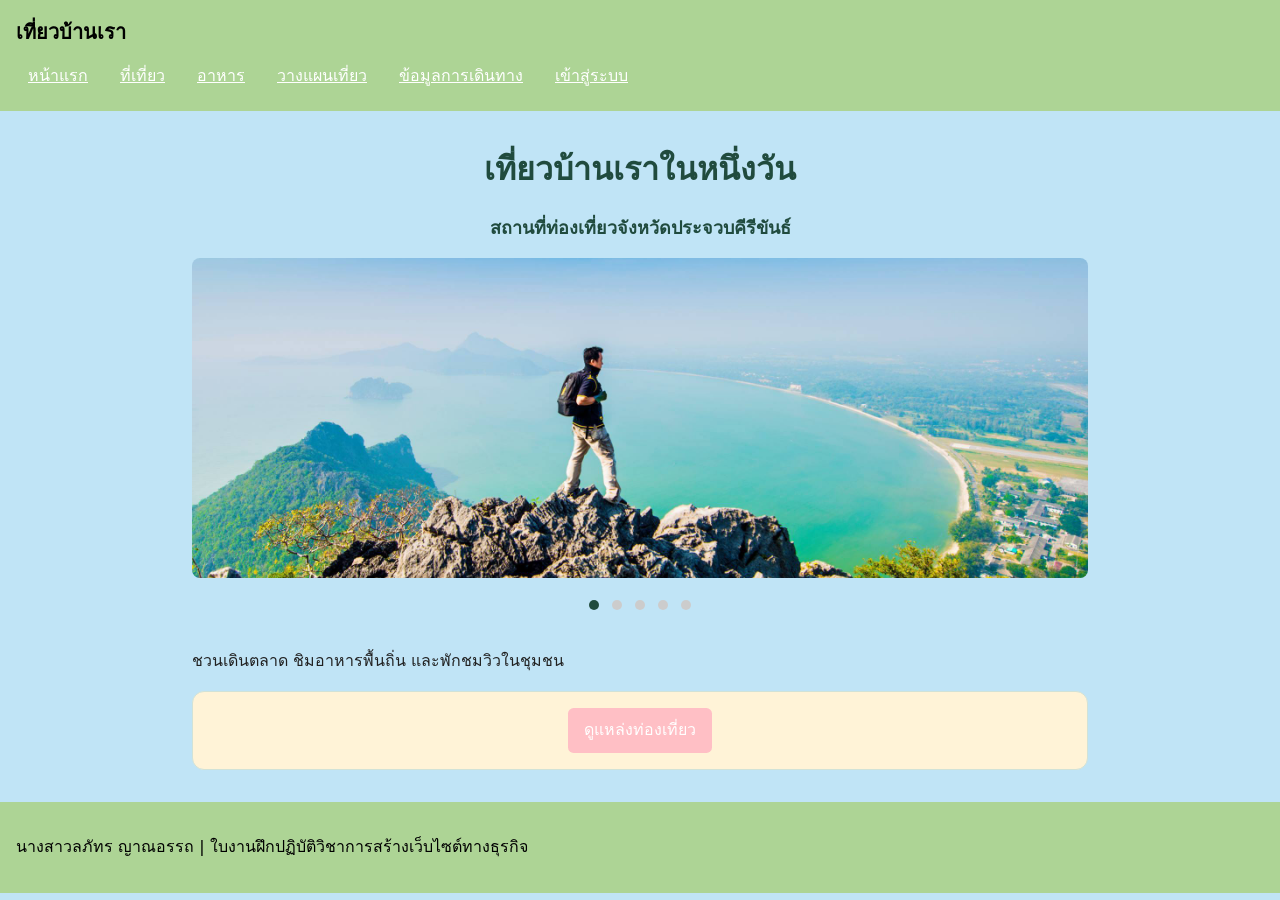
<file: index.html>
<!DOCTYPE html>
<html lang="th">
<head>
<meta charset="utf-8">
<meta name="viewport" content="width=device-width, initial-scale=1">
<title>หน้าแรก | เที่ยวบ้านเรา</title>
<link rel="stylesheet" href="style.css">
</head>

<body>

<header>
    <p class="site-name">เที่ยวบ้านเรา</p>

    <nav aria-label="เมนูหลัก">
        <ul>
            <li><a href="index.html">หน้าแรก</a></li>
            <li><a href="places.html">ที่เที่ยว</a></li>
            <li><a href="food.html">อาหาร</a></li>
            <li><a href="plan.html">วางแผนเที่ยว</a></li>
            <li><a href="travel.html">ข้อมูลการเดินทาง</a></li>
            <li><a href="login.html">เข้าสู่ระบบ</a></li>
        </ul>
    </nav>
</header>

<main class="home-page">

    <h1>เที่ยวบ้านเราในหนึ่งวัน</h1>

    <h3 class="home-subtitle">
        สถานที่ท่องเที่ยวจังหวัดประจวบคีรีขันธ์
    </h3>

    <!-- สไลด์ภาพสถานที่ท่องเที่ยว -->
    <section class="slider">

        <div class="slides">
            <img src="images/KLM.jpg" alt="เขาล้อมหมวก">
            <img src="images/aomanow.jpg" alt="อ่าวมะนาว">
            <img src="images/lukmuang.jpg" alt="หลักเมือง">
            <img src="images/sapanpla.jpg" alt="สะพานปลา">
            <img src="images/Kaow.jpg" alt="เขาช่องกระจก">
        </div>


    </section>

    <!-- จุดแสดงตำแหน่งภาพ -->
    <div class="dots">
        <span onclick="currentSlide(0)"></span>
        <span onclick="currentSlide(1)"></span>
        <span onclick="currentSlide(2)"></span>
        <span onclick="currentSlide(3)"></span>
        <span onclick="currentSlide(4)"></span>
    </div>

    <p>
        ชวนเดินตลาด ชิมอาหารพื้นถิ่น และพักชมวิวในชุมชน
    </p>

    <section class="card">
        <a class="button" href="places.html">ดูแหล่งท่องเที่ยว</a>
    </section>

</main>

<footer>
    <p>นางสาวลภัทร ญาณอรรถ | ใบงานฝึกปฏิบัติวิชาการสร้างเว็บไซต์ทางธุรกิจ</p>
</footer>

<!-- JavaScript ระบบเลื่อนภาพ -->
<script>

let slideIndex = 0;

const slides = document.querySelector(".slides");
const images = document.querySelectorAll(".slides img");
const dots = document.querySelectorAll(".dots span");

const totalSlides = images.length;

// แสดงภาพ
function showSlide(index) {

    if (index >= totalSlides) {
        slideIndex = 0;
    } else if (index < 0) {
        slideIndex = totalSlides - 1;
    } else {
        slideIndex = index;
    }

    slides.style.transform =
        `translateX(-${slideIndex * 100}%)`;

    dots.forEach(dot => dot.classList.remove("active"));

    dots[slideIndex].classList.add("active");
}

// ปุ่มก่อนหน้าและถัดไป
function changeSlide(step) {
    showSlide(slideIndex + step);
}

// เลือกภาพจากจุด
function currentSlide(index) {
    showSlide(index);
}

// เลื่อนภาพอัตโนมัติทุก 3 วินาที
setInterval(function() {
    changeSlide(1);
}, 3000);

// เริ่มต้นภาพแรก
showSlide(0);

</script>

</body>
</html>
</file>
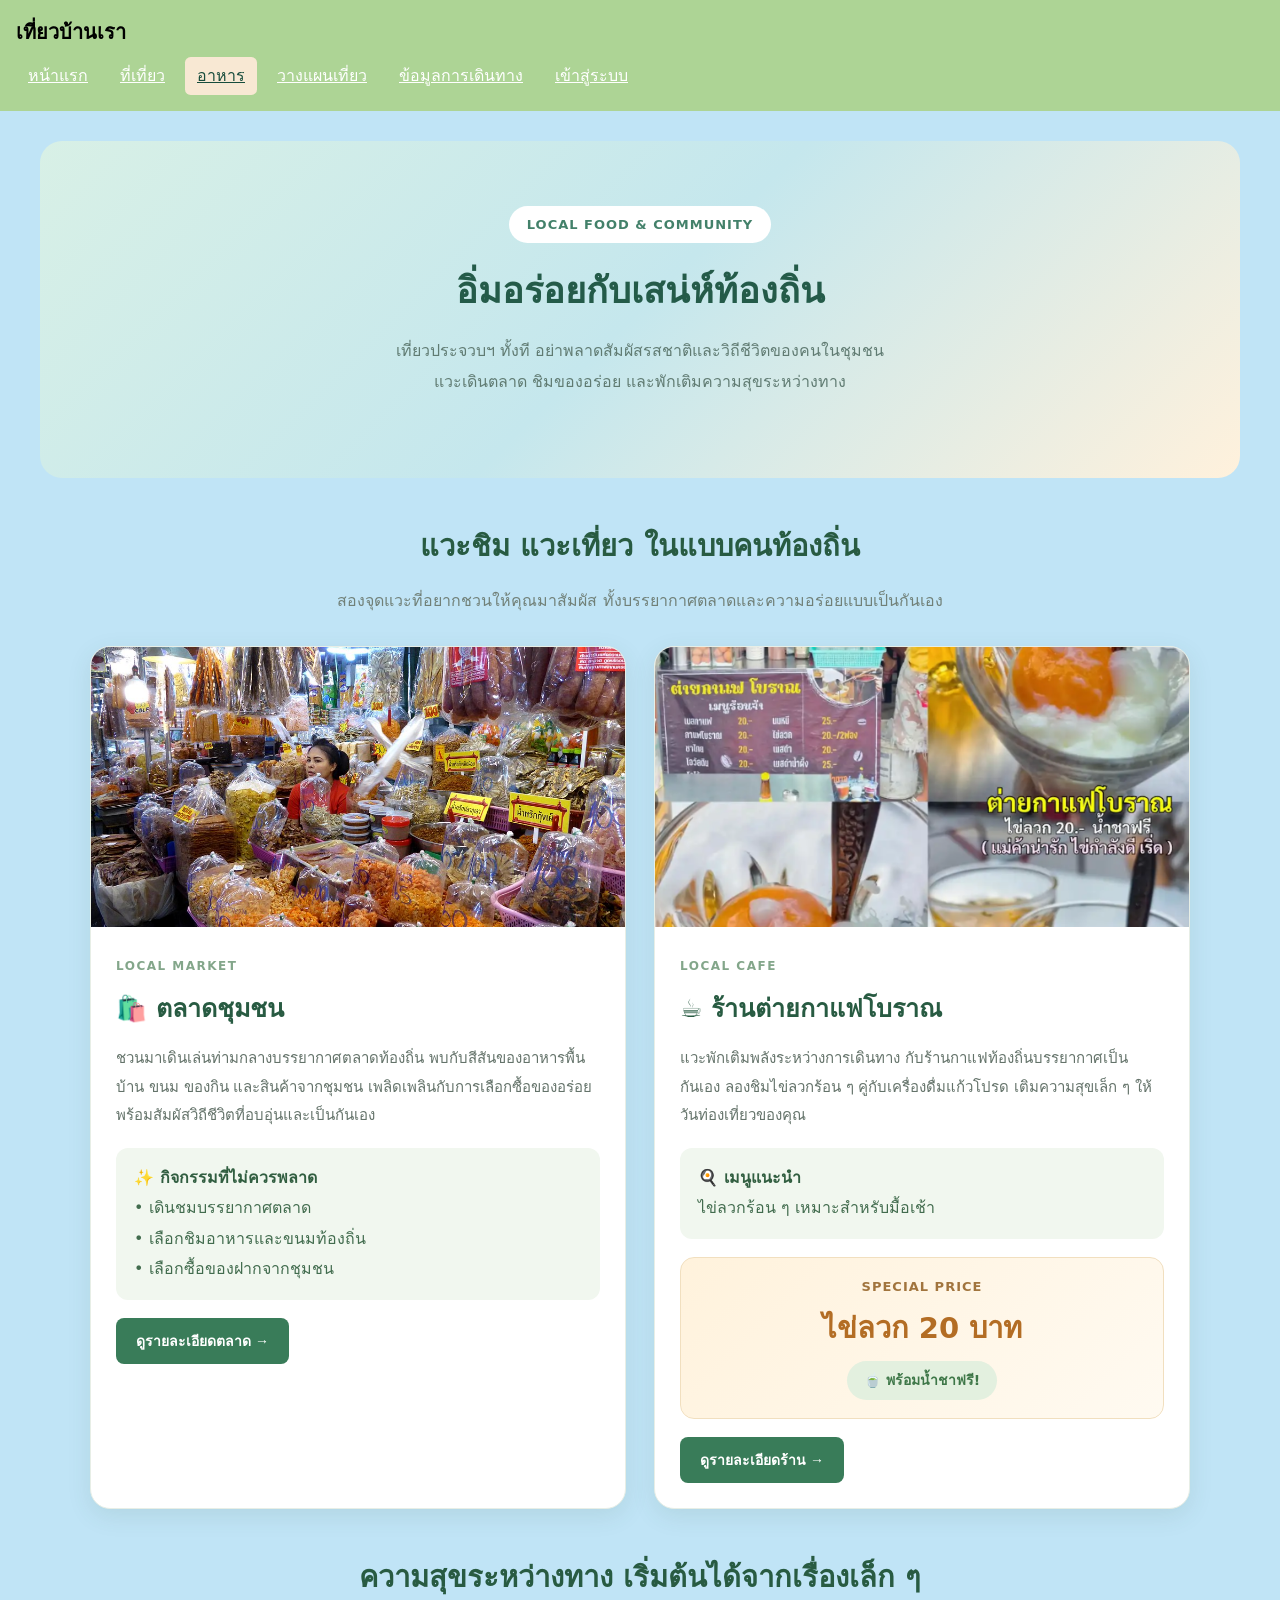
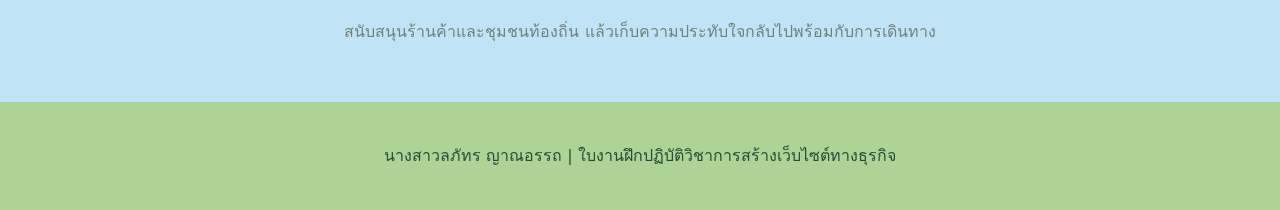
<file: food.html>
<!DOCTYPE html>
<html lang="th">
<head>
<meta charset="UTF-8">
<meta name="viewport" content="width=device-width, initial-scale=1.0">

<title>อาหารและวิถีชุมชน | เที่ยวบ้านเรา</title>

<link rel="stylesheet" href="style.css">

<style>

/* HERO */

.food-hero {
    max-width: 1200px;
    margin: 30px auto;
    padding: 65px 20px;
    text-align: center;
    border-radius: 22px;
    background: linear-gradient(135deg, #d8f0e6, #c5e7ed, #fff1dc);
}

.food-hero span {
    display: inline-block;
    background: white;
    color: #43816a;
    padding: 8px 18px;
    border-radius: 30px;
    font-size: 13px;
    font-weight: bold;
    letter-spacing: 1px;
}

.food-hero h1 {
    color: #245b49;
    font-size: 36px;
    margin: 18px 0 12px;
}

.food-hero p {
    color: #607b72;
    line-height: 1.9;
}

/* MAIN */

.food-container {
    width: min(94%, 1100px);
    margin: auto;
}

.section-title {
    text-align: center;
    margin: 45px 0 30px;
}

.section-title h2 {
    color: #285b42;
    font-size: 29px;
    margin-bottom: 10px;
}

.section-title p {
    color: #718078;
    line-height: 1.8;
}

/* CARDS */

.food-grid {
    display: grid;
    grid-template-columns: repeat(2, minmax(0, 1fr));
    gap: 28px;
}

.food-card {
    background: white;
    border-radius: 20px;
    overflow: hidden;
    box-shadow: 0 7px 25px rgba(47,85,58,.10);
    border: 1px solid #e7eee6;
    transition: .3s;
}

.food-card:hover {
    transform: translateY(-6px);
    box-shadow: 0 13px 30px rgba(47,85,58,.16);
}

.food-card img {
    width: 100%;
    height: 280px;
    object-fit: cover;
    border-radius: 0;
}

.food-content {
    padding: 25px;
}

.food-label {
    color: #83a68a;
    font-size: 12px;
    font-weight: bold;
    letter-spacing: 1.5px;
}

.food-content h3 {
    color: #285b42;
    font-size: 25px;
    margin: 10px 0;
}

.food-content p {
    color: #64736a;
    font-size: 15px;
    line-height: 1.9;
}

.food-highlight {
    background: #f1f7ef;
    padding: 15px 18px;
    border-radius: 12px;
    margin: 18px 0;
    line-height: 1.9;
    color: #426c4e;
}

.food-highlight strong {
    color: #315e40;
}

.food-button {
    display: inline-block;
    padding: 12px 20px;
    background: #397c59;
    color: white;
    border: none;
    border-radius: 8px;
    font-size: 14px;
    font-weight: bold;
    cursor: pointer;
    transition: .2s;
}

.food-button:hover {
    background: #245b42;
}

/* CAFE PROMOTION */

.cafe-promo {
    background: linear-gradient(135deg, #fff2dc, #fffaf1);
    border: 1px solid #f1dfbf;
    border-radius: 14px;
    padding: 18px;
    margin: 18px 0;
    text-align: center;
}

.cafe-promo .promo-label {
    color: #a1743d;
    font-size: 13px;
    font-weight: bold;
    letter-spacing: 1px;
}

.cafe-promo .price {
    color: #b36d24;
    font-size: 29px;
    font-weight: bold;
    margin: 8px 0;
}

.free-tea {
    display: inline-block;
    background: #e3f0df;
    color: #3e7748;
    padding: 8px 17px;
    border-radius: 30px;
    font-weight: bold;
    font-size: 14px;
}

/* POPUP */

.popup {
    display: none;
    position: fixed;
    inset: 0;
    z-index: 9999;
    background: rgba(20, 40, 30, .65);
    backdrop-filter: blur(7px);
    justify-content: center;
    align-items: center;
    padding: 18px;
}

.popup.show {
    display: flex;
}

.popup-box {
    position: relative;
    background: white;
    width: 100%;
    max-width: 650px;
    max-height: 90vh;
    overflow-y: auto;
    border-radius: 20px;
    box-shadow: 0 15px 45px rgba(0,0,0,.25);
    animation: appear .3s ease;
}

@keyframes appear {
    from {
        opacity: 0;
        transform: translateY(20px);
    }
    to {
        opacity: 1;
        transform: translateY(0);
    }
}

.popup-box img {
    width: 100%;
    height: 300px;
    object-fit: cover;
    border-radius: 20px 20px 0 0;
}

.popup-content {
    padding: 25px 30px 30px;
}

.popup-content h2 {
    color: #285b42;
    font-size: 26px;
}

.popup-content p {
    color: #64736a;
    line-height: 1.9;
}

.popup-detail {
    background: #f1f7ef;
    border-radius: 12px;
    padding: 17px;
    margin-top: 15px;
    color: #426c4e;
    line-height: 1.9;
}

.popup-price {
    text-align: center;
    background: #fff4df;
    padding: 20px;
    margin-top: 18px;
    border-radius: 13px;
    color: #a36a2e;
}

.popup-price strong {
    font-size: 28px;
}

.close-button {
    position: absolute;
    top: 12px;
    right: 12px;
    width: 42px;
    height: 42px;
    border: none;
    border-radius: 50%;
    background: white;
    color: #285b42;
    font-size: 27px;
    cursor: pointer;
    z-index: 2;
}

.close-button:hover {
    background: #e3f0df;
}

body.popup-open {
    overflow: hidden;
}

/* FOOTER */

footer {
    margin-top: 55px;
    padding: 25px;
    text-align: center;
    background: #add495;
    color: #244c36;
}

/* RESPONSIVE */

@media(max-width: 700px) {
    .food-grid {
        grid-template-columns: 1fr;
    }

    .food-hero {
        padding: 45px 18px;
        margin: 20px 12px;
    }

    .food-hero h1 {
        font-size: 28px;
    }

    .food-card img {
        height: 230px;
    }

    .popup-box img {
        height: 220px;
    }

    .popup-content {
        padding: 20px;
    }
}
</style>
</head>

<body>

<!-- HEADER -->

<header>
    <p class="site-name">เที่ยวบ้านเรา</p>

    <nav aria-label="เมนูหลัก">
        <ul>
            <li><a href="index.html">หน้าแรก</a></li>
            <li><a href="places.html">ที่เที่ยว</a></li>
            <li><a href="food.html" aria-current="page">อาหาร</a></li>
            <li><a href="plan.html">วางแผนเที่ยว</a></li>
            <li><a href="travel.html">ข้อมูลการเดินทาง</a></li>
            <li><a href="login.html">เข้าสู่ระบบ</a></li>
        </ul>
    </nav>
</header>

<!-- HERO -->

<section class="food-hero">

    <span>LOCAL FOOD & COMMUNITY</span>

    <h1>อิ่มอร่อยกับเสน่ห์ท้องถิ่น</h1>

    <p>
        เที่ยวประจวบฯ ทั้งที อย่าพลาดสัมผัสรสชาติและวิถีชีวิตของคนในชุมชน
        <br>
        แวะเดินตลาด ชิมของอร่อย และพักเติมความสุขระหว่างทาง
    </p>

</section>

<main class="food-container">

    <section class="section-title">

        <h2>แวะชิม แวะเที่ยว ในแบบคนท้องถิ่น</h2>

        <p>
            สองจุดแวะที่อยากชวนให้คุณมาสัมผัส
            ทั้งบรรยากาศตลาดและความอร่อยแบบเป็นกันเอง
        </p>

    </section>

    <section class="food-grid">

        <!-- MARKET -->

        <article class="food-card">

            <img src="images/market1.jpg"
                 alt="ตลาดชุมชน">

            <div class="food-content">

                <span class="food-label">LOCAL MARKET</span>

                <h3>🛍️ ตลาดชุมชน</h3>

                <p>
                    ชวนมาเดินเล่นท่ามกลางบรรยากาศตลาดท้องถิ่น
                    พบกับสีสันของอาหารพื้นบ้าน ขนม ของกิน
                    และสินค้าจากชุมชน
                    เพลิดเพลินกับการเลือกซื้อของอร่อย
                    พร้อมสัมผัสวิถีชีวิตที่อบอุ่นและเป็นกันเอง
                </p>

                <div class="food-highlight">
                    <strong>✨ กิจกรรมที่ไม่ควรพลาด</strong><br>
                    • เดินชมบรรยากาศตลาด<br>
                    • เลือกชิมอาหารและขนมท้องถิ่น<br>
                    • เลือกซื้อของฝากจากชุมชน
                </div>

                <button class="food-button"
                        onclick="openPopup('marketPopup')">
                    ดูรายละเอียดตลาด →
                </button>

            </div>
        </article>

        <!-- CAFE -->

        <article class="food-card">

            <img src="images/pic2.png"
                 alt="ร้านต่ายกาแฟโบราณ">

            <div class="food-content">

                <span class="food-label">LOCAL CAFE</span>

                <h3>☕ ร้านต่ายกาแฟโบราณ</h3>

                <p>
                    แวะพักเติมพลังระหว่างการเดินทาง
                    กับร้านกาแฟท้องถิ่นบรรยากาศเป็นกันเอง
                    ลองชิมไข่ลวกร้อน ๆ คู่กับเครื่องดื่มแก้วโปรด
                    เติมความสุขเล็ก ๆ ให้วันท่องเที่ยวของคุณ
                </p>

                <div class="food-highlight">
                    <strong>🍳 เมนูแนะนำ</strong><br>
                    ไข่ลวกร้อน ๆ เหมาะสำหรับมื้อเช้า
                </div>

                <div class="cafe-promo">
                    <div class="promo-label">SPECIAL PRICE</div>
                    <div class="price">ไข่ลวก 20 บาท</div>
                    <span class="free-tea">🍵 พร้อมน้ำชาฟรี!</span>
                </div>

                <button class="food-button"
                        onclick="openPopup('cafePopup')">
                    ดูรายละเอียดร้าน →
                </button>

            </div>
        </article>

    </section>

    <section class="section-title">
        <h2>ความสุขระหว่างทาง เริ่มต้นได้จากเรื่องเล็ก ๆ</h2>
        <p>
            สนับสนุนร้านค้าและชุมชนท้องถิ่น
            แล้วเก็บความประทับใจกลับไปพร้อมกับการเดินทาง
        </p>
    </section>

</main>

<!-- POPUP ตลาดชุมชน -->

<div class="popup" id="marketPopup"
     onclick="closeOutside(event, 'marketPopup')">

    <div class="popup-box">

        <button class="close-button"
                onclick="closePopup('marketPopup')">×</button>

        <img src="images/market1.jpg" alt="ตลาดชุมชน">

        <div class="popup-content">

            <span class="food-label">LOCAL MARKET</span>

            <h2>🛍️ ตลาดชุมชน</h2>

            <p>
                มาสัมผัสบรรยากาศตลาดท้องถิ่น
                ที่เต็มไปด้วยสีสันและความมีชีวิตชีวา
                เลือกชมอาหารพื้นบ้าน ขนม และสินค้าจากชุมชน
                พร้อมเพลิดเพลินกับวิถีชีวิตของผู้คนในพื้นที่
            </p>

            <div class="popup-detail">
                <strong>✨ สิ่งที่อยากชวนให้ลอง</strong><br>
                • เดินชมตลาดและเลือกซื้อสินค้า<br>
                • ชิมอาหารและขนมท้องถิ่น<br>
                • เลือกซื้อของฝากกลับบ้าน<br>
                • สนับสนุนสินค้าจากผู้ค้าในชุมชน
            </div>

        </div>
    </div>
</div>

<!-- POPUP ร้านต่ายกาแฟโบราณ -->

<div class="popup" id="cafePopup"
     onclick="closeOutside(event, 'cafePopup')">

    <div class="popup-box">

        <button class="close-button"
                onclick="closePopup('cafePopup')">×</button>

        <img src="images/pic2.png"
             alt="ร้านต่ายกาแฟโบราณและไข่ลวก">

        <div class="popup-content">

            <span class="food-label">LOCAL CAFE</span>

            <h2>☕ ร้านต่ายกาแฟโบราณ</h2>

            <p>
                อีกหนึ่งจุดแวะพักเติมความสุขระหว่างเที่ยว
                สัมผัสบรรยากาศร้านกาแฟท้องถิ่นแบบเป็นกันเอง
                ลองชิมไข่ลวกร้อน ๆ คู่กับเครื่องดื่มแก้วโปรด
                เหมาะสำหรับแวะพักในช่วงเช้า
            </p>

            <div class="popup-detail">
                <strong>🍳 เมนูแนะนำ</strong><br>
                ไข่ลวกร้อน ๆ พร้อมเครื่องดื่มที่คุณชื่นชอบ
            </div>

            <div class="popup-price">
                SPECIAL PRICE<br>
                <strong>ไข่ลวก 20 บาท</strong><br>
                🍵 พร้อมน้ำชาฟรี!
            </div>

            <p style="text-align:center;">
                แวะมาสัมผัสความอร่อยและความเป็นกันเอง
                ของร้านท้องถิ่นกันนะคะ ♡
            </p>

        </div>
    </div>
</div>

<!-- JAVASCRIPT POPUP -->

<script>

function openPopup(id) {
    document.getElementById(id).classList.add("show");
    document.body.classList.add("popup-open");
}

function closePopup(id) {
    document.getElementById(id).classList.remove("show");
    document.body.classList.remove("popup-open");
}

function closeOutside(event, id) {
    if (event.target.id === id) {
        closePopup(id);
    }
}

document.addEventListener("keydown", function(event) {
    if (event.key === "Escape") {
        document.querySelectorAll(".popup.show").forEach(function(popup) {
            closePopup(popup.id);
        });
    }
});

</script>

<!-- FOOTER -->

<footer>
    <p>
        นางสาวลภัทร ญาณอรรถ |
        ใบงานฝึกปฏิบัติวิชาการสร้างเว็บไซต์ทางธุรกิจ
    </p>
</footer>

</body>
</html>
</file>
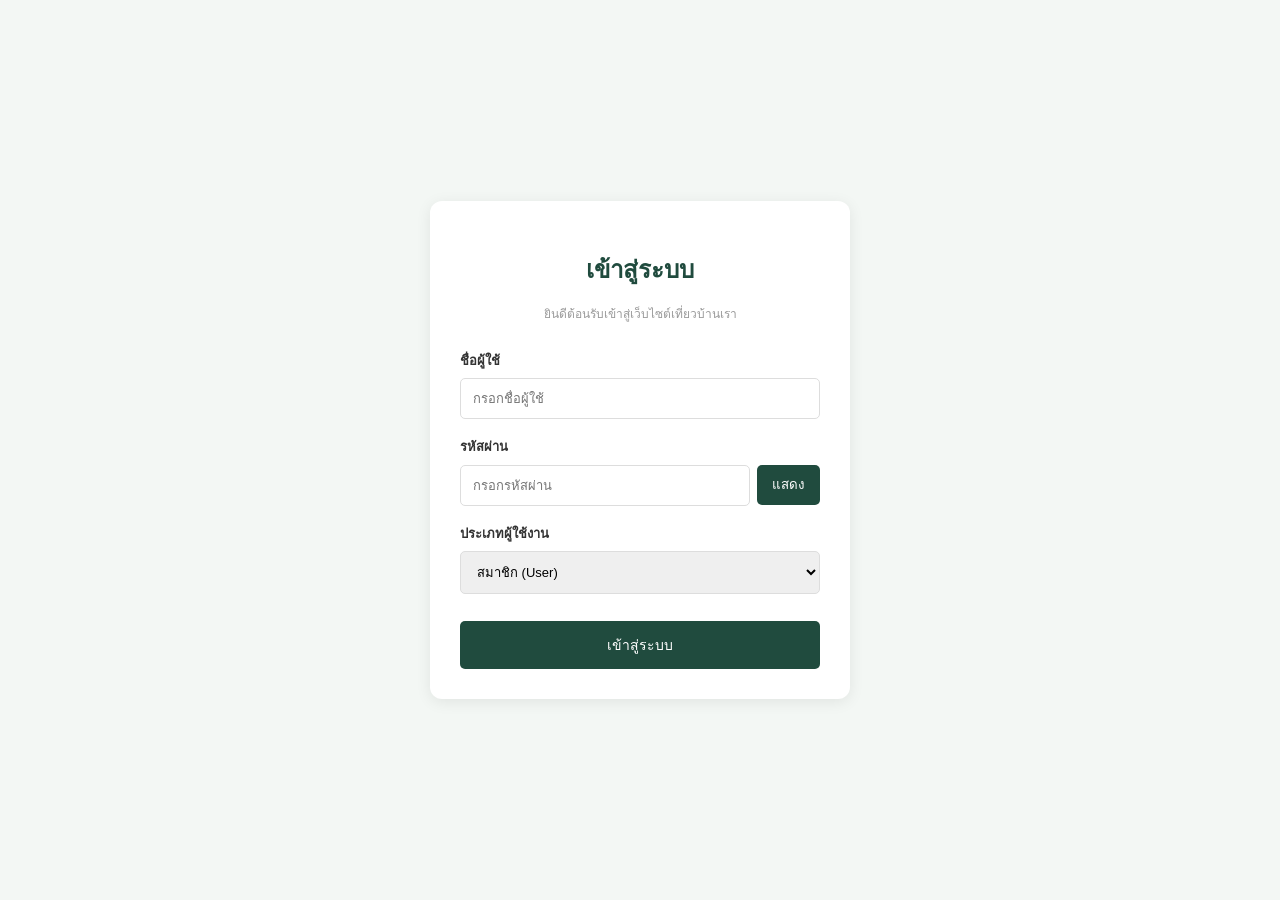
<file: login.html>
<!DOCTYPE html>
<html lang="th">
<head>
    <meta charset="UTF-8">
    <meta name="viewport" content="width=device-width, initial-scale=1">
    <title>เข้าสู่ระบบ</title>
    <link rel="stylesheet" href="style.css">
</head>
<body>

<div class="login-container">

    <h2>เข้าสู่ระบบ</h2>

    <p class="subtitle">
        ยินดีต้อนรับเข้าสู่เว็บไซต์เที่ยวบ้านเรา
    </p>

    <form>

        <label>ชื่อผู้ใช้</label>
        <input type="text"
               placeholder="กรอกชื่อผู้ใช้"
               required>

        <label>รหัสผ่าน</label>

        <div class="password-box">
            <input type="password"
                   id="password"
                   placeholder="กรอกรหัสผ่าน"
                   required>

            <button type="button" onclick="showPassword()">
                แสดง
            </button>
        </div>

        <label>ประเภทผู้ใช้งาน</label>

        <select>
            <option>สมาชิก (User)</option>
            <option>ผู้ดูแลระบบ (Admin)</option>
        </select>

        <button type="submit" class="login-btn">
            เข้าสู่ระบบ
        </button>

    </form>

</div>

<script>
function showPassword() {
    let password = document.getElementById("password");
    let button = document.querySelector(".password-box button");

    if (password.type === "password") {
        password.type = "text";
        button.textContent = "ซ่อน";
    } else {
        password.type = "password";
        button.textContent = "แสดง";
    }
}
</script>

</body>
</html>
</file>
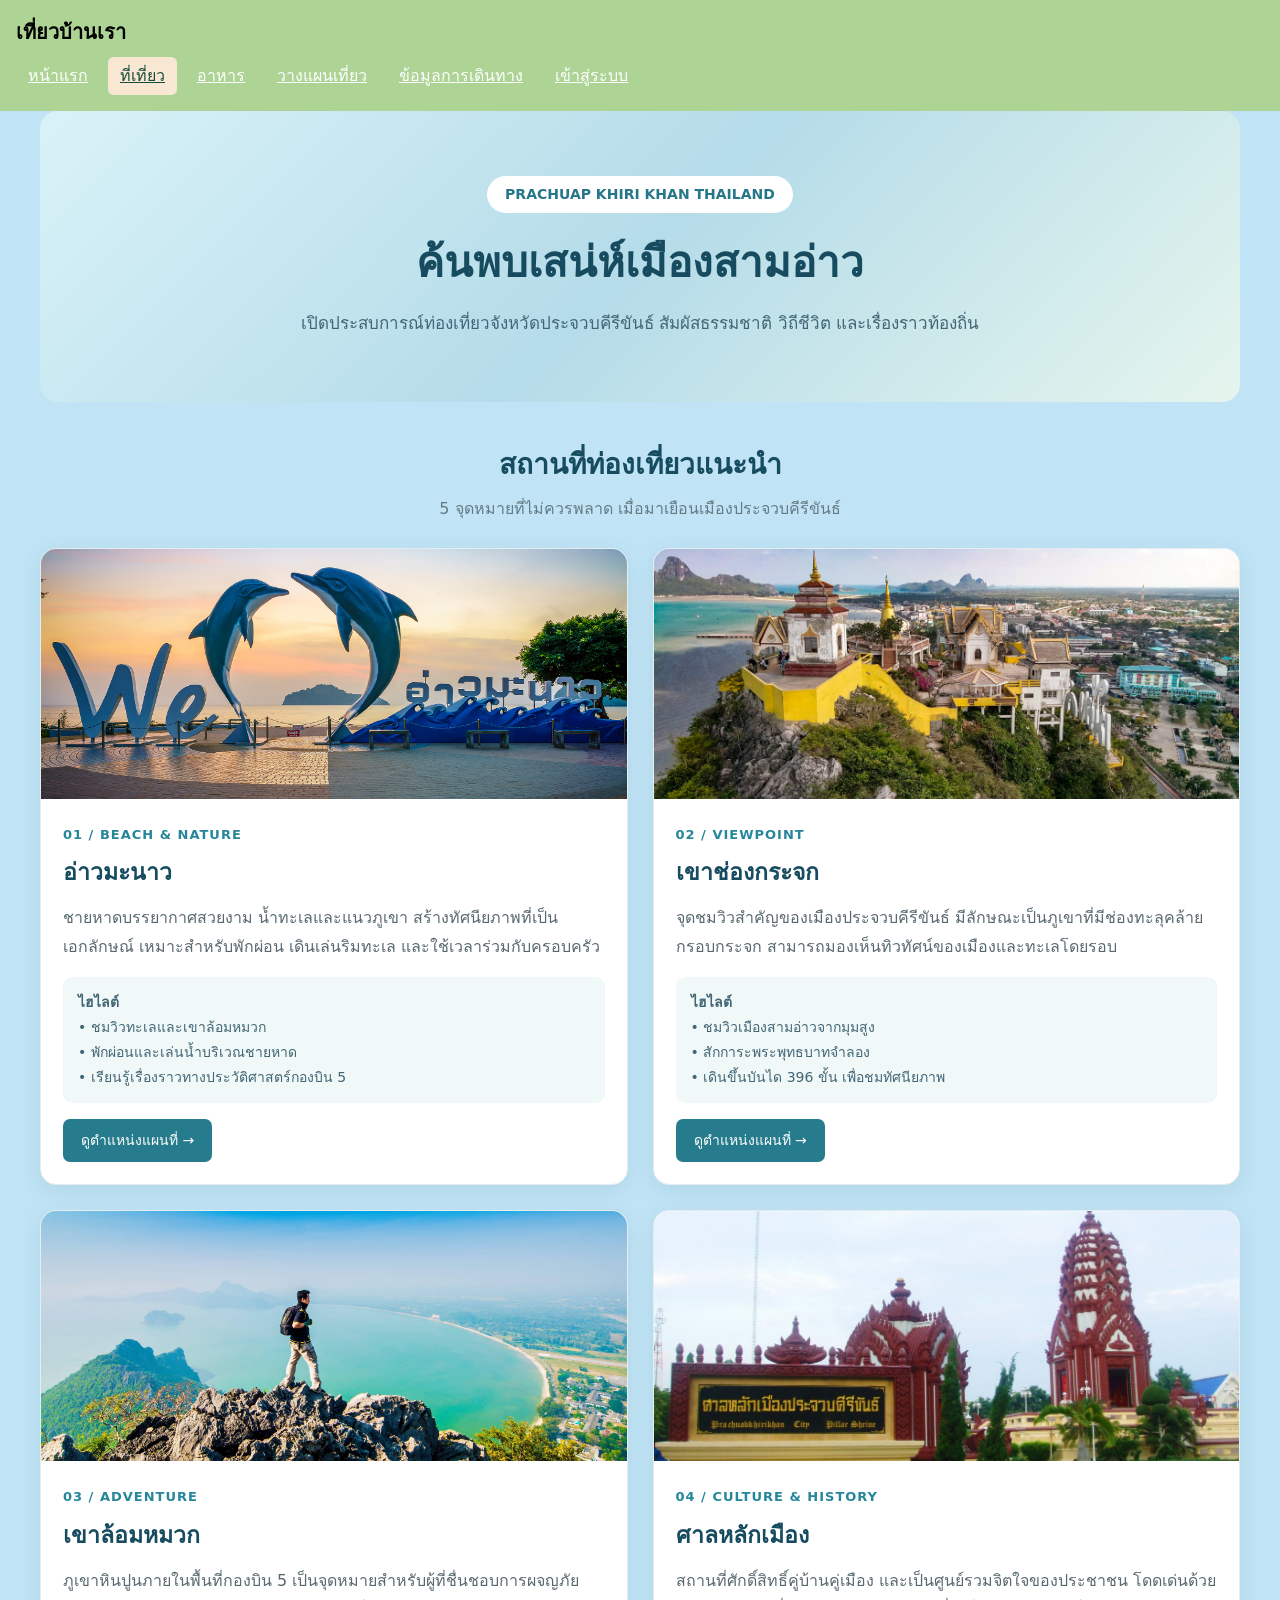
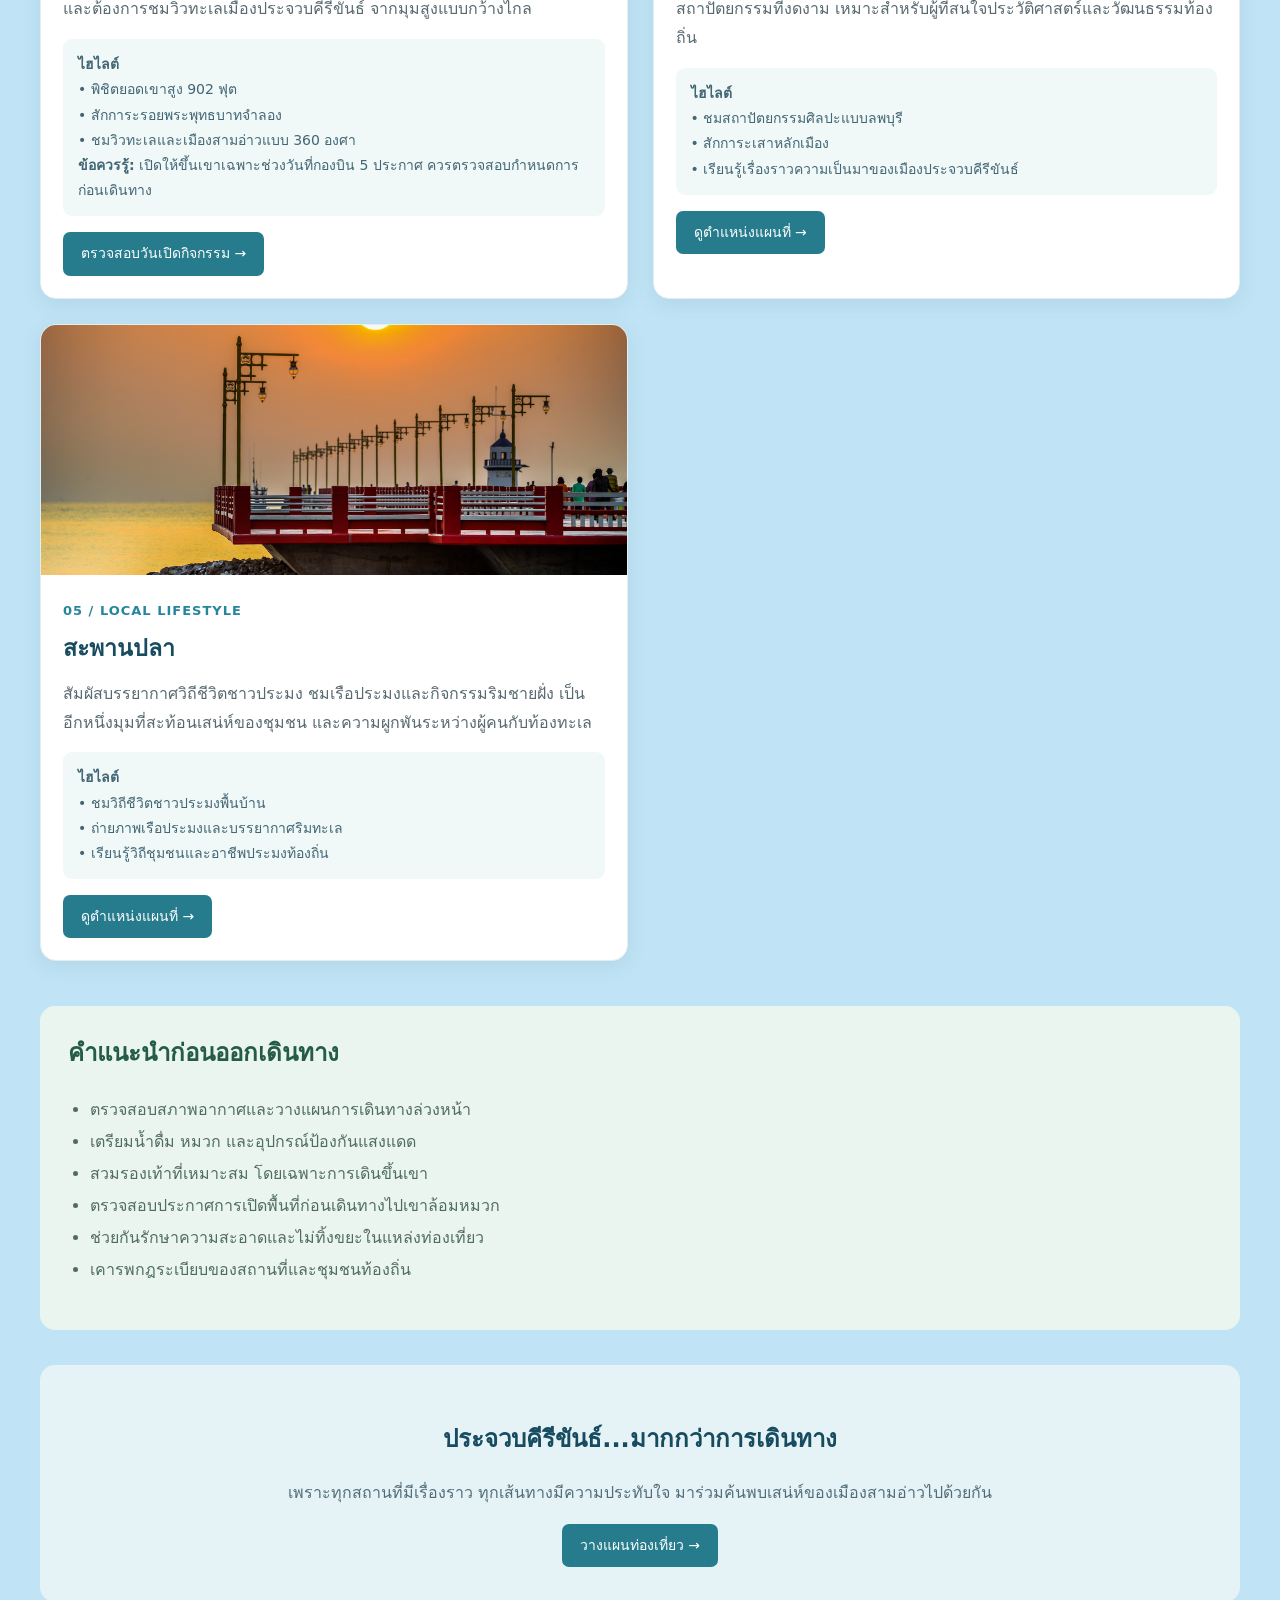
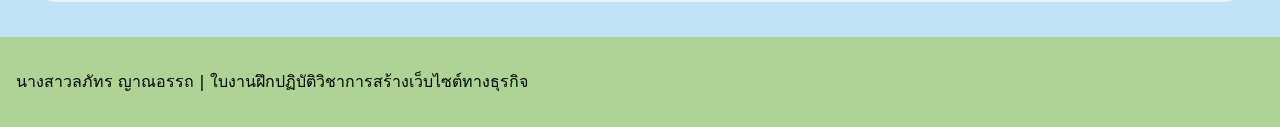
<file: places.html>
<!DOCTYPE html>
<html lang="th">
<head>
<meta charset="UTF-8">
<meta name="viewport" content="width=device-width, initial-scale=1.0">
<title>สถานที่ท่องเที่ยว | เที่ยวบ้านเรา</title>
<link rel="stylesheet" href="style.css">

<style>
/* ===== ตั้งค่าหน้าสถานที่ท่องเที่ยว ===== */

.places-page {
    width: min(94%, 1200px);
    margin: 0 auto;
}

.places-hero {
    text-align: center;
    padding: 65px 20px;
    margin-bottom: 35px;
    background: linear-gradient(135deg, #d9f2f8, #b5dce9, #e5f5ed);
    border-radius: 18px;
}

.places-hero h1 {
    font-size: clamp(28px, 5vw, 42px);
    color: #174c60;
    margin: 0 0 12px;
}

.places-hero p {
    color: #426675;
    font-size: 17px;
    margin: 0;
}

.places-tagline {
    display: inline-block;
    margin-bottom: 15px;
    padding: 7px 18px;
    border-radius: 30px;
    background: #ffffff;
    color: #26768a;
    font-size: 14px;
    font-weight: bold;
}

/* หัวข้อส่วนต่าง ๆ */

.section-heading {
    text-align: center;
    margin: 40px 0 25px;
}

.section-heading h2 {
    color: #174c60;
    font-size: 28px;
    margin-bottom: 8px;
}

.section-heading p {
    color: #647b83;
    margin: 0;
}

/* การ์ดสถานที่ */

.place-grid {
    display: grid;
    grid-template-columns: repeat(2, minmax(0, 1fr));
    gap: 25px;
    margin-bottom: 45px;
}

.place-card {
    overflow: hidden;
    background: #ffffff;
    border-radius: 16px;
    box-shadow: 0 5px 20px rgba(35, 85, 100, 0.10);
    border: 1px solid #e4edf0;
    transition: 0.3s;
}

.place-card:hover {
    transform: translateY(-5px);
    box-shadow: 0 10px 25px rgba(35, 85, 100, 0.17);
}

.place-card img {
    width: 100%;
    height: 250px;
    object-fit: cover;
    border-radius: 0;
}

.place-content {
    padding: 22px;
}

.place-number {
    color: #26869a;
    font-size: 13px;
    font-weight: bold;
    letter-spacing: 1px;
}

.place-content h3 {
    color: #174c60;
    font-size: 23px;
    margin: 7px 0 12px;
}

.place-content p {
    color: #586970;
    line-height: 1.8;
    margin: 0 0 15px;
}

.place-info {
    padding: 13px 15px;
    background: #f0f8f8;
    border-radius: 9px;
    margin-bottom: 16px;
    color: #426675;
    font-size: 14px;
    line-height: 1.8;
}

.place-button {
    display: inline-block;
    padding: 10px 18px;
    background: #267c8c;
    color: white;
    text-decoration: none;
    border-radius: 7px;
    font-size: 14px;
    transition: 0.2s;
}

.place-button:hover {
    background: #174c60;
    color: white;
}

/* กล่องคำแนะนำ */

.travel-tips {
    padding: 28px;
    background: #eaf5ef;
    border-radius: 15px;
    margin: 35px 0;
}

.travel-tips h2 {
    color: #245b49;
    margin-top: 0;
}

.travel-tips ul {
    color: #506c60;
    line-height: 2;
    padding-left: 22px;
}

/* ส่วนปิดท้าย */

.places-bottom {
    text-align: center;
    padding: 35px 20px;
    margin: 35px 0;
    background: #e5f3f7;
    border-radius: 15px;
}

.places-bottom h2 {
    color: #174c60;
}

.places-bottom p {
    color: #526d78;
    line-height: 1.8;
}

@media (max-width: 700px) {
    .place-grid {
        grid-template-columns: 1fr;
    }

    .places-hero {
        padding: 45px 15px;
    }

    .place-card img {
        height: 220px;
    }

    .place-content {
        padding: 18px;
    }
}
</style>
</head>

<body>

<!-- ===== HEADER ===== -->
<header>
    <p class="site-name">เที่ยวบ้านเรา</p>

    <nav aria-label="เมนูหลัก">
        <ul>
            <li><a href="index.html">หน้าแรก</a></li>
            <li><a href="places.html" aria-current="page">ที่เที่ยว</a></li>
            <li><a href="food.html">อาหาร</a></li>
            <li><a href="plan.html">วางแผนเที่ยว</a></li>
            <li><a href="travel.html">ข้อมูลการเดินทาง</a></li>
            <li><a href="login.html">เข้าสู่ระบบ</a></li>
        </ul>
    </nav>
</header>

<main class="places-page">

    <!-- ===== HERO ===== -->
    <section class="places-hero">

        <span class="places-tagline"> PRACHUAP KHIRI KHAN THAILAND</span>

        <h1>ค้นพบเสน่ห์เมืองสามอ่าว</h1>

        <p>
            เปิดประสบการณ์ท่องเที่ยวจังหวัดประจวบคีรีขันธ์
            สัมผัสธรรมชาติ วิถีชีวิต และเรื่องราวท้องถิ่น
        </p>

    </section>

    <!-- ===== INTRO ===== -->
    <section class="section-heading">

        <h2>สถานที่ท่องเที่ยวแนะนำ</h2>

        <p>
            5 จุดหมายที่ไม่ควรพลาด เมื่อมาเยือนเมืองประจวบคีรีขันธ์
        </p>

    </section>

    <!-- ===== PLACE CARDS ===== -->
    <section class="place-grid">

        <!-- 1 อ่าวมะนาว -->
        <article class="place-card">

            <img src="images/aomanow.jpg"
                 alt="ชายหาดอ่าวมะนาว">

            <div class="place-content">

                <span class="place-number">01 / BEACH & NATURE</span>

                <h3>อ่าวมะนาว</h3>

                <p>
                    ชายหาดบรรยากาศสวยงาม น้ำทะเลและแนวภูเขา
                    สร้างทัศนียภาพที่เป็นเอกลักษณ์
                    เหมาะสำหรับพักผ่อน เดินเล่นริมทะเล
                    และใช้เวลาร่วมกับครอบครัว
                </p>

                <div class="place-info">
                    <strong>ไฮไลต์</strong><br>
                    • ชมวิวทะเลและเขาล้อมหมวก<br>
                    • พักผ่อนและเล่นน้ำบริเวณชายหาด<br>
                    • เรียนรู้เรื่องราวทางประวัติศาสตร์กองบิน 5
                </div>

                <a class="place-button"
                   href="https://www.google.com/maps/search/?api=1&query=อ่าวมะนาว+ประจวบคีรีขันธ์"
                   target="_blank" rel="noopener noreferrer">
                    ดูตำแหน่งแผนที่ →
                </a>

            </div>
        </article>

        <!-- 2 เขาช่องกระจก -->
        <article class="place-card">

            <img src="images/Kaow.jpg"
                 alt="เขาช่องกระจก">

            <div class="place-content">

                <span class="place-number">02 / VIEWPOINT</span>

                <h3>เขาช่องกระจก</h3>

                <p>
                    จุดชมวิวสำคัญของเมืองประจวบคีรีขันธ์
                    มีลักษณะเป็นภูเขาที่มีช่องทะลุคล้ายกรอบกระจก
                    สามารถมองเห็นทิวทัศน์ของเมืองและทะเลโดยรอบ
                </p>

                <div class="place-info">
                    <strong>ไฮไลต์</strong><br>
                    • ชมวิวเมืองสามอ่าวจากมุมสูง<br>
                    • สักการะพระพุทธบาทจำลอง<br>
                    • เดินขึ้นบันได 396 ขั้น เพื่อชมทัศนียภาพ
                </div>

                <a class="place-button"
                   href="https://www.google.com/maps/search/?api=1&query=เขาช่องกระจก+ประจวบคีรีขันธ์"
                   target="_blank" rel="noopener noreferrer">
                    ดูตำแหน่งแผนที่ →
                </a>

            </div>
        </article>

        <!-- 3 เขาล้อมหมวก -->
        <article class="place-card">

            <img src="images/KLM.jpg"
                 alt="เขาล้อมหมวก">

            <div class="place-content">

                <span class="place-number">03 / ADVENTURE</span>

                <h3>เขาล้อมหมวก</h3>

                <p>
                    ภูเขาหินปูนภายในพื้นที่กองบิน 5
                    เป็นจุดหมายสำหรับผู้ที่ชื่นชอบการผจญภัย
                    และต้องการชมวิวทะเลเมืองประจวบคีรีขันธ์
                    จากมุมสูงแบบกว้างไกล
                </p>

                <div class="place-info">
                    <strong>ไฮไลต์</strong><br>
                    • พิชิตยอดเขาสูง 902 ฟุต<br>
                    • สักการะรอยพระพุทธบาทจำลอง<br>
                    • ชมวิวทะเลและเมืองสามอ่าวแบบ 360 องศา<br>
                    <strong>ข้อควรรู้:</strong> เปิดให้ขึ้นเขาเฉพาะช่วงวันที่กองบิน 5 ประกาศ
                    ควรตรวจสอบกำหนดการก่อนเดินทาง
                </div>

                <a class="place-button"
                   href="https://wing5.rtaf.mi.th/phichity-dekhaa"
                   target="_blank" rel="noopener noreferrer">
                    ตรวจสอบวันเปิดกิจกรรม →
                </a>

            </div>
        </article>

        <!-- 4 ศาลหลักเมือง -->
        <article class="place-card">

            <img src="images/lukmuang.jpg"
                 alt="ศาลหลักเมืองประจวบคีรีขันธ์">

            <div class="place-content">

                <span class="place-number">04 / CULTURE & HISTORY</span>

                <h3>ศาลหลักเมือง</h3>

                <p>
                    สถานที่ศักดิ์สิทธิ์คู่บ้านคู่เมือง
                    และเป็นศูนย์รวมจิตใจของประชาชน
                    โดดเด่นด้วยสถาปัตยกรรมที่งดงาม
                    เหมาะสำหรับผู้ที่สนใจประวัติศาสตร์และวัฒนธรรมท้องถิ่น
                </p>

                <div class="place-info">
                    <strong>ไฮไลต์</strong><br>
                    • ชมสถาปัตยกรรมศิลปะแบบลพบุรี<br>
                    • สักการะเสาหลักเมือง<br>
                    • เรียนรู้เรื่องราวความเป็นมาของเมืองประจวบคีรีขันธ์
                </div>

                <a class="place-button"
                   href="https://www.google.com/maps/search/?api=1&query=ศาลหลักเมือง+ประจวบคีรีขันธ์"
                   target="_blank" rel="noopener noreferrer">
                    ดูตำแหน่งแผนที่ →
                </a>

            </div>
        </article>

        <!-- 5 สะพานปลา -->
        <article class="place-card">

            <img src="images/sapanpla.jpg"
                 alt="สะพานปลา">

            <div class="place-content">

                <span class="place-number">05 / LOCAL LIFESTYLE</span>

                <h3>สะพานปลา</h3>

                <p>
                    สัมผัสบรรยากาศวิถีชีวิตชาวประมง
                    ชมเรือประมงและกิจกรรมริมชายฝั่ง
                    เป็นอีกหนึ่งมุมที่สะท้อนเสน่ห์ของชุมชน
                    และความผูกพันระหว่างผู้คนกับท้องทะเล
                </p>

                <div class="place-info">
                    <strong>ไฮไลต์</strong><br>
                    • ชมวิถีชีวิตชาวประมงพื้นบ้าน<br>
                    • ถ่ายภาพเรือประมงและบรรยากาศริมทะเล<br>
                    • เรียนรู้วิถีชุมชนและอาชีพประมงท้องถิ่น
                </div>

                <a class="place-button"
                   href="https://www.google.com/maps/search/?api=1&query=สะพานปลา+ประจวบคีรีขันธ์"
                   target="_blank" rel="noopener noreferrer">
                    ดูตำแหน่งแผนที่ →
                </a>

            </div>
        </article>

    </section>

    <!-- ===== TRAVEL TIPS ===== -->
    <section class="travel-tips">

        <h2>คำแนะนำก่อนออกเดินทาง</h2>

        <ul>
            <li>ตรวจสอบสภาพอากาศและวางแผนการเดินทางล่วงหน้า</li>
            <li>เตรียมน้ำดื่ม หมวก และอุปกรณ์ป้องกันแสงแดด</li>
            <li>สวมรองเท้าที่เหมาะสม โดยเฉพาะการเดินขึ้นเขา</li>
            <li>ตรวจสอบประกาศการเปิดพื้นที่ก่อนเดินทางไปเขาล้อมหมวก</li>
            <li>ช่วยกันรักษาความสะอาดและไม่ทิ้งขยะในแหล่งท่องเที่ยว</li>
            <li>เคารพกฎระเบียบของสถานที่และชุมชนท้องถิ่น</li>
        </ul>

    </section>

    <!-- ===== BOTTOM ===== -->
    <section class="places-bottom">

        <h2>ประจวบคีรีขันธ์...มากกว่าการเดินทาง</h2>

        <p>
            เพราะทุกสถานที่มีเรื่องราว ทุกเส้นทางมีความประทับใจ
            มาร่วมค้นพบเสน่ห์ของเมืองสามอ่าวไปด้วยกัน
        </p>

        <a class="place-button" href="plan.html">
            วางแผนท่องเที่ยว →
        </a>

    </section>

</main>

<!-- ===== FOOTER ===== -->
<footer>
    <p>
        นางสาวลภัทร ญาณอรรถ |
        ใบงานฝึกปฏิบัติวิชาการสร้างเว็บไซต์ทางธุรกิจ
    </p>
</footer>

</body>
</html>
</file>
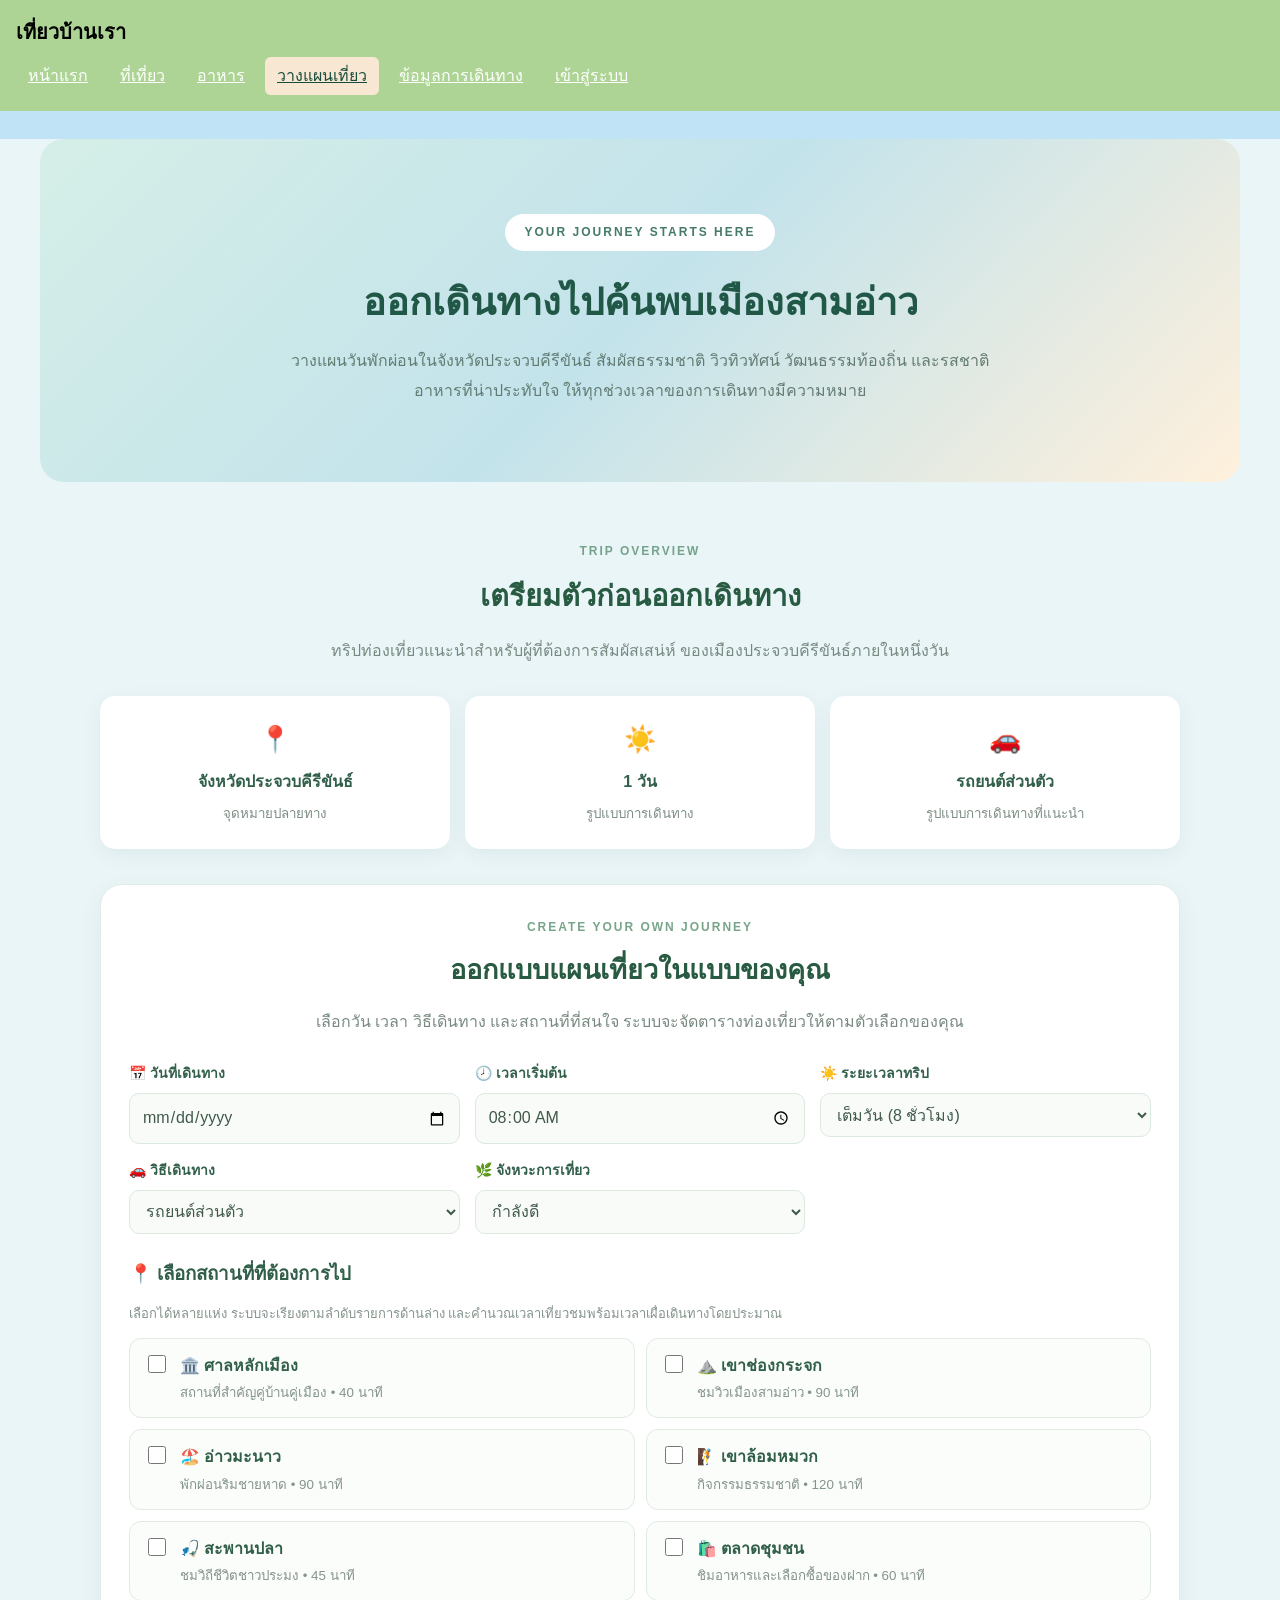
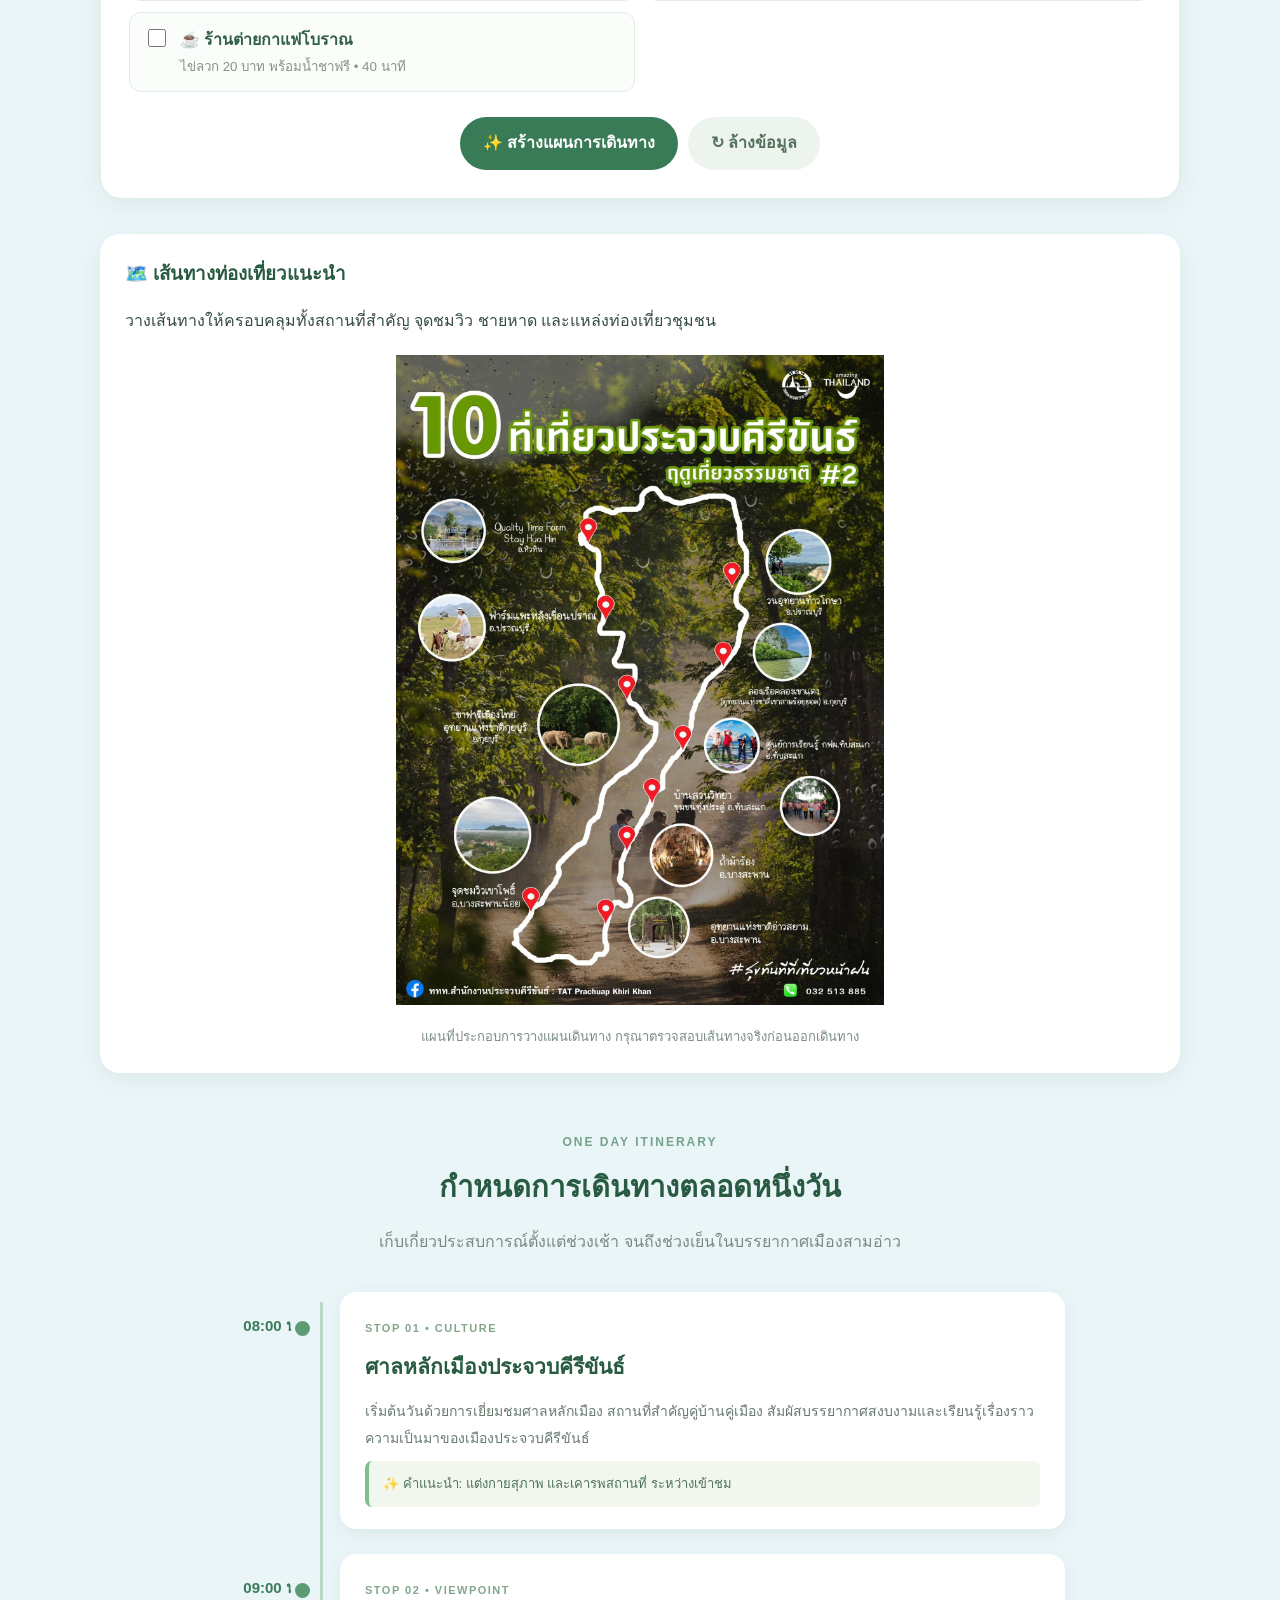
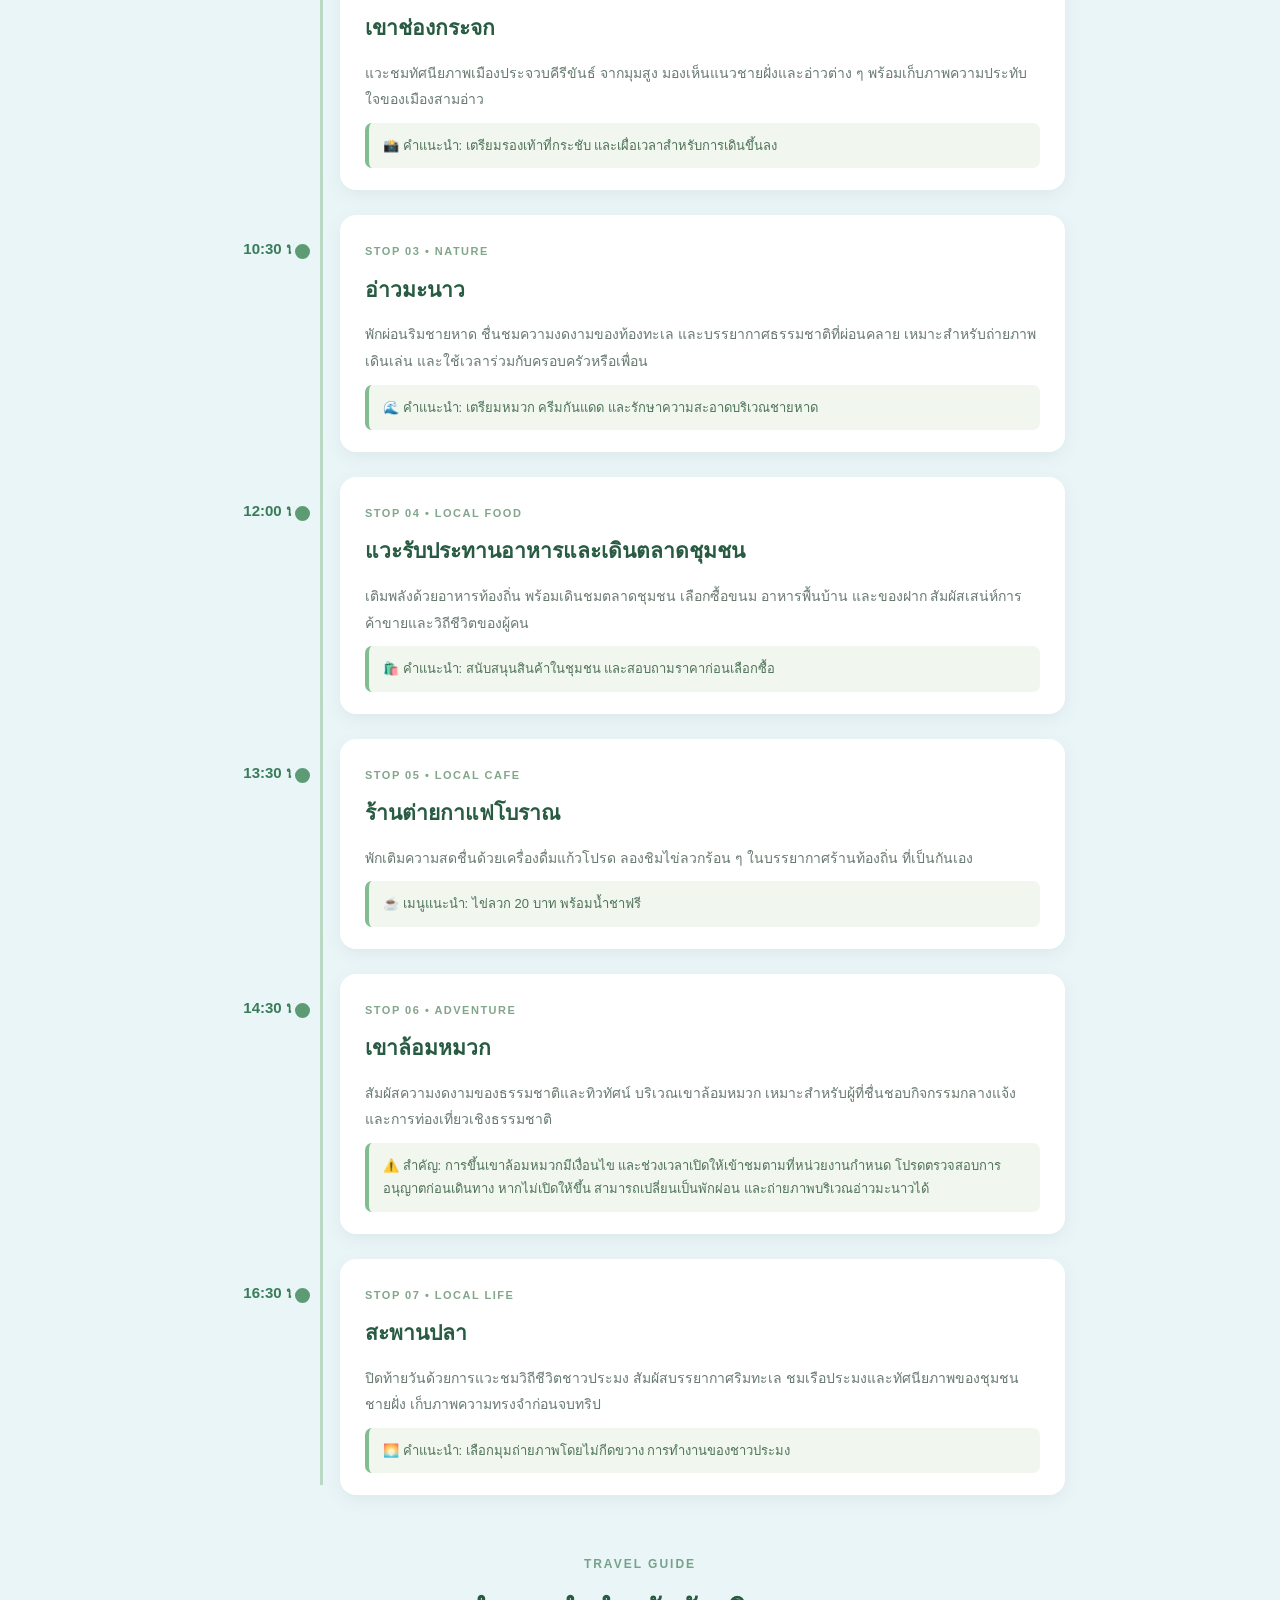
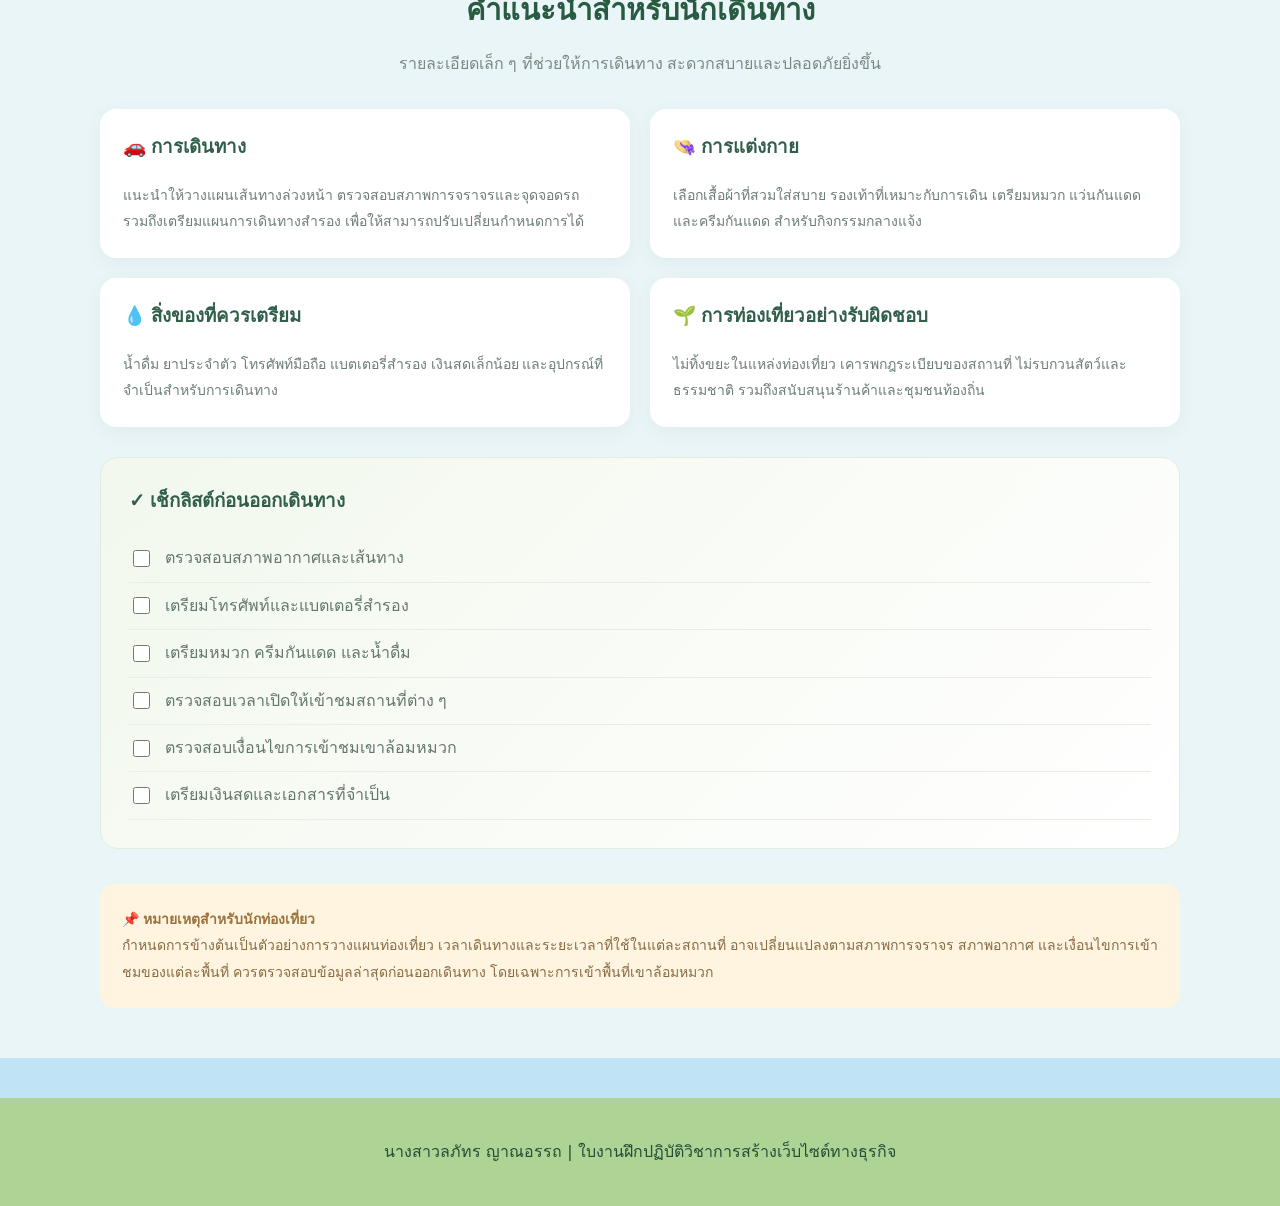
<file: plan.html>
<!DOCTYPE html>
<html lang="th">
<head>
<meta charset="UTF-8">
<meta name="viewport" content="width=device-width, initial-scale=1.0">

<title>วางแผนท่องเที่ยว | เที่ยวบ้านเรา</title>
<link rel="stylesheet" href="style.css">

<style>
* {
    box-sizing: border-box;
}

.plan-page {
    font-family: Tahoma, sans-serif;
    color: #344b43;
    background: #eaf5f8;
    padding-bottom: 50px;
}

.plan-hero {
    max-width: 1200px;
    margin: 28px auto;
    padding: 75px 25px;
    border-radius: 24px;
    text-align: center;
    background: linear-gradient(135deg, #d5eee7, #c3e3eb, #fff0dc);
}

.plan-hero .eyebrow {
    display: inline-block;
    background: white;
    color: #467b68;
    padding: 9px 20px;
    border-radius: 30px;
    font-size: 12px;
    font-weight: bold;
    letter-spacing: 2px;
}

.plan-hero h1 {
    color: #205746;
    font-size: 38px;
    margin: 20px 0 12px;
}

.plan-hero p {
    color: #637c73;
    line-height: 1.9;
    max-width: 720px;
    margin: auto;
}

.plan-container {
    width: min(94%, 1080px);
    margin: auto;
}

.plan-heading {
    text-align: center;
    margin: 55px 0 30px;
}

.plan-heading span {
    color: #77a28a;
    font-size: 12px;
    font-weight: bold;
    letter-spacing: 2px;
}

.plan-heading h2 {
    color: #285b42;
    font-size: 29px;
    margin: 10px 0;
}

.plan-heading p {
    color: #788a80;
    line-height: 1.8;
}

/* TRIP OVERVIEW */

.trip-overview {
    display: grid;
    grid-template-columns: repeat(3, 1fr);
    gap: 15px;
    margin: 30px 0;
}

.overview-card {
    background: white;
    border-radius: 15px;
    padding: 22px 15px;
    text-align: center;
    box-shadow: 0 5px 20px rgba(47,85,58,.07);
}

.overview-card .symbol {
    font-size: 26px;
}

.overview-card strong {
    display: block;
    color: #315f49;
    margin: 8px 0 5px;
}

.overview-card small {
    color: #7d8e84;
}

/* ROUTE MAP */

.route-map {
    background: white;
    border-radius: 20px;
    padding: 25px;
    box-shadow: 0 6px 22px rgba(47,85,58,.08);
    margin: 30px 0;
}

.route-map h3 {
    color: #285b42;
    margin-top: 0;
}

.route-map img {
    display: block;
    width: 100%;
    max-width: 520px;
    max-height: 650px;
    object-fit: contain;
    margin: 20px auto;
    border-radius: 12px;
}

.route-caption {
    text-align: center;
    color: #7b8d82;
    font-size: 13px;
    line-height: 1.8;
}

/* TIMELINE */

.timeline {
    position: relative;
    max-width: 850px;
    margin: 35px auto;
}

.timeline::before {
    content: "";
    position: absolute;
    left: 105px;
    top: 10px;
    bottom: 10px;
    width: 3px;
    background: #b9d9c5;
}

.timeline-item {
    display: grid;
    grid-template-columns: 85px 1fr;
    gap: 40px;
    margin-bottom: 25px;
    position: relative;
}

.timeline-time {
    text-align: right;
    color: #397c59;
    font-weight: bold;
    padding-top: 22px;
    font-size: 15px;
}

.timeline-content {
    position: relative;
    background: white;
    border-radius: 16px;
    padding: 22px 25px;
    box-shadow: 0 5px 18px rgba(47,85,58,.07);
}

.timeline-content::before {
    content: "";
    position: absolute;
    left: -49px;
    top: 25px;
    width: 15px;
    height: 15px;
    background: #5c9b74;
    border: 4px solid #eaf5f8;
    border-radius: 50%;
    z-index: 1;
}

.timeline-content .location-label {
    color: #82a68b;
    font-size: 11px;
    font-weight: bold;
    letter-spacing: 1.5px;
}

.timeline-content h3 {
    color: #285b42;
    margin: 9px 0;
    font-size: 21px;
}

.timeline-content p {
    color: #687a70;
    font-size: 14px;
    line-height: 1.9;
    margin-bottom: 10px;
}

.timeline-content .tip {
    background: #f1f7ef;
    border-left: 4px solid #81bd91;
    padding: 11px 14px;
    border-radius: 7px;
    color: #4d7258;
    font-size: 13px;
    line-height: 1.8;
}

/* TRAVEL TIPS */

.tips-grid {
    display: grid;
    grid-template-columns: repeat(2, 1fr);
    gap: 20px;
    margin-top: 25px;
}

.tip-card {
    background: white;
    padding: 23px;
    border-radius: 16px;
    box-shadow: 0 5px 18px rgba(47,85,58,.06);
}

.tip-card h3 {
    color: #315f49;
    margin-top: 0;
}

.tip-card p {
    color: #6d7e74;
    font-size: 14px;
    line-height: 1.9;
    margin-bottom: 0;
}

/* CHECKLIST */

.checklist {
    background: linear-gradient(135deg, #f2f8ed, #ffffff);
    border: 1px solid #e1eddf;
    padding: 28px;
    border-radius: 18px;
    margin-top: 30px;
}

.checklist h3 {
    color: #315f49;
    margin-top: 0;
}

.checklist label {
    display: flex;
    align-items: center;
    gap: 12px;
    padding: 10px 0;
    color: #63776b;
    border-bottom: 1px solid #e7eee5;
    cursor: pointer;
}

.checklist input {
    accent-color: #4c9567;
    width: 17px;
    height: 17px;
}

/* NOTE */

.plan-note {
    margin-top: 35px;
    padding: 22px;
    border-radius: 14px;
    background: #fff4df;
    color: #876b43;
    line-height: 1.9;
    font-size: 14px;
}

.plan-note strong {
    color: #9b713c;
}

/* FOOTER */

.plan-footer {
    background: #add495;
    padding: 25px;
    text-align: center;
    color: #244c36;
    margin-top: 40px;
}

@media(max-width:700px) {
    .plan-hero {
        margin: 15px;
        padding: 48px 20px;
    }

    .plan-hero h1 {
        font-size: 28px;
    }

    .trip-overview {
        grid-template-columns: 1fr;
    }

    .timeline {
        margin-left: 0;
    }

    .timeline::before {
        left: 70px;
    }

    .timeline-item {
        grid-template-columns: 55px 1fr;
        gap: 30px;
    }

    .timeline-time {
        font-size: 12px;
    }

    .timeline-content::before {
        left: -39px;
    }

    .timeline-content {
        padding: 18px;
    }

    .tips-grid {
        grid-template-columns: 1fr;
    }

    .plan-heading h2 {
        font-size: 24px;
    }
}


/* ===== INTERACTIVE TRIP PLANNER ===== */
.interactive-planner {
    background: #fff;
    border: 1px solid #e1eee5;
    border-radius: 22px;
    padding: 28px;
    margin: 35px 0;
    box-shadow: 0 8px 25px rgba(47,85,58,.07);
}
.interactive-planner .builder-heading {
    text-align: center;
    margin-bottom: 25px;
}
.interactive-planner .builder-heading span {
    color: #78a58a;
    font-size: 12px;
    font-weight: bold;
    letter-spacing: 2px;
}
.interactive-planner .builder-heading h2 {
    color: #285b42;
    margin: 9px 0;
    font-size: 27px;
}
.interactive-planner .builder-heading p {
    color: #788a80;
    line-height: 1.8;
}
.planner-form-grid {
    display: grid;
    grid-template-columns: repeat(3, minmax(0, 1fr));
    gap: 15px;
    margin-bottom: 25px;
}
.planner-control label {
    display: block;
    color: #315f49;
    font-weight: bold;
    margin-bottom: 8px;
    font-size: 14px;
}
.planner-control input,
.planner-control select {
    width: 100%;
    min-height: 44px;
    padding: 10px 12px;
    border: 1px solid #dce9df;
    border-radius: 10px;
    background: #f8fbf8;
    color: #40594b;
    font: inherit;
}
.planner-choice-title {
    color: #315f49;
    margin: 22px 0 12px;
}
.planner-choice-grid {
    display: grid;
    grid-template-columns: repeat(2, minmax(0, 1fr));
    gap: 11px;
}
.planner-choice {
    display: flex;
    align-items: flex-start;
    gap: 11px;
    padding: 14px;
    border: 1px solid #e0ebe2;
    border-radius: 12px;
    background: #fbfdfb;
    cursor: pointer;
    transition: .2s;
}
.planner-choice:hover {
    border-color: #83b895;
    background: #f2f8f2;
}
.planner-choice input {
    width: 18px;
    height: 18px;
    margin-top: 2px;
    accent-color: #4d9368;
    flex-shrink: 0;
}
.planner-choice strong {
    display: block;
    color: #315f49;
}
.planner-choice small {
    display: block;
    color: #84948a;
    margin-top: 4px;
    line-height: 1.5;
}
.planner-buttons {
    display: flex;
    justify-content: center;
    gap: 10px;
    flex-wrap: wrap;
    margin-top: 25px;
}
.planner-buttons button {
    border: 0;
    border-radius: 30px;
    padding: 13px 23px;
    font: inherit;
    font-weight: bold;
    cursor: pointer;
}
.planner-create {
    background: #397b56;
    color: #fff;
}
.planner-create:hover {
    background: #285b42;
}
.planner-clear {
    background: #edf3ed;
    color: #54715d;
}
.planner-output {
    display: none;
    margin-top: 28px;
    padding: 23px;
    background: #f3f8f2;
    border: 1px solid #deebdc;
    border-radius: 16px;
}
.planner-output h3 {
    color: #285b42;
    margin-top: 0;
}
.planner-output-summary {
    display: flex;
    flex-wrap: wrap;
    gap: 8px;
    margin: 15px 0 22px;
}
.planner-output-summary span {
    background: #fff;
    color: #52745c;
    border: 1px solid #e0ebdf;
    padding: 8px 12px;
    border-radius: 20px;
    font-size: 13px;
}
.planner-stop {
    display: grid;
    grid-template-columns: 100px minmax(0, 1fr);
    gap: 15px;
    padding: 16px 0;
    border-bottom: 1px solid #dce9dc;
}
.planner-stop-time {
    color: #43815b;
    font-weight: bold;
}
.planner-stop-detail strong {
    color: #315f49;
}
.planner-stop-detail p {
    color: #75867a;
    font-size: 13px;
    line-height: 1.7;
    margin: 5px 0 0;
}
.planner-alert {
    color: #856638;
    background: #fff5e5;
    padding: 13px;
    border-radius: 10px;
    font-size: 13px;
    line-height: 1.8;
    margin-top: 17px;
}
.planner-print {
    margin-top: 15px;
    border: 0;
    border-radius: 25px;
    padding: 10px 18px;
    background: #e3eee3;
    color: #315f49;
    font-weight: bold;
    cursor: pointer;
}
@media(max-width:700px) {
    .interactive-planner { padding: 20px 15px; }
    .planner-form-grid, .planner-choice-grid { grid-template-columns: 1fr; }
    .interactive-planner .builder-heading h2 { font-size: 23px; }
    .planner-stop { grid-template-columns: 75px minmax(0,1fr); gap: 10px; }
}
@media print {
    header, footer, .plan-hero, .plan-container > *:not(.interactive-planner),
    .interactive-planner > *:not(.planner-output) { display: none !important; }
    .planner-output { display: block !important; box-shadow: none; }
}

</style>
</head>

<body>

<header>
    <p class="site-name">เที่ยวบ้านเรา</p>

    <nav aria-label="เมนูหลัก">
        <ul>
            <li><a href="index.html">หน้าแรก</a></li>
            <li><a href="places.html">ที่เที่ยว</a></li>
            <li><a href="food.html">อาหาร</a></li>
            <li><a href="plan.html" aria-current="page">วางแผนเที่ยว</a></li>
            <li><a href="travel.html">ข้อมูลการเดินทาง</a></li>
            <li><a href="login.html">เข้าสู่ระบบ</a></li>
        </ul>
    </nav>
</header>

<div class="plan-page">

    <!-- HERO -->

    <section class="plan-hero">

        <span class="eyebrow">YOUR JOURNEY STARTS HERE</span>

        <h1>ออกเดินทางไปค้นพบเมืองสามอ่าว</h1>

        <p>
            วางแผนวันพักผ่อนในจังหวัดประจวบคีรีขันธ์
            สัมผัสธรรมชาติ วิวทิวทัศน์ วัฒนธรรมท้องถิ่น
            และรสชาติอาหารที่น่าประทับใจ
            ให้ทุกช่วงเวลาของการเดินทางมีความหมาย
        </p>

    </section>


    <main class="plan-container">

        <!-- OVERVIEW -->

        <section class="plan-heading">

            <span>TRIP OVERVIEW</span>

            <h2>เตรียมตัวก่อนออกเดินทาง</h2>

            <p>
                ทริปท่องเที่ยวแนะนำสำหรับผู้ที่ต้องการสัมผัสเสน่ห์
                ของเมืองประจวบคีรีขันธ์ภายในหนึ่งวัน
            </p>

        </section>

        <div class="trip-overview">

            <div class="overview-card">
                <div class="symbol">📍</div>
                <strong>จังหวัดประจวบคีรีขันธ์</strong>
                <small>จุดหมายปลายทาง</small>
            </div>

            <div class="overview-card">
                <div class="symbol">☀️</div>
                <strong>1 วัน</strong>
                <small>รูปแบบการเดินทาง</small>
            </div>

            <div class="overview-card">
                <div class="symbol">🚗</div>
                <strong>รถยนต์ส่วนตัว</strong>
                <small>รูปแบบการเดินทางที่แนะนำ</small>
            </div>

        </div>



        <!-- ===== CREATE YOUR OWN TRIP ===== -->
        <section class="interactive-planner" id="tripBuilder">
            <div class="builder-heading">
                <span>CREATE YOUR OWN JOURNEY</span>
                <h2>ออกแบบแผนเที่ยวในแบบของคุณ</h2>
                <p>เลือกวัน เวลา วิธีเดินทาง และสถานที่ที่สนใจ ระบบจะจัดตารางท่องเที่ยวให้ตามตัวเลือกของคุณ</p>
            </div>

            <div class="planner-form-grid">
                <div class="planner-control">
                    <label for="tripDate">📅 วันที่เดินทาง</label>
                    <input type="date" id="tripDate">
                </div>
                <div class="planner-control">
                    <label for="tripStart">🕗 เวลาเริ่มต้น</label>
                    <input type="time" id="tripStart" value="08:00">
                </div>
                <div class="planner-control">
                    <label for="tripHours">☀️ ระยะเวลาทริป</label>
                    <select id="tripHours">
                        <option value="4">ครึ่งวัน (4 ชั่วโมง)</option>
                        <option value="6">6 ชั่วโมง</option>
                        <option value="8" selected>เต็มวัน (8 ชั่วโมง)</option>
                        <option value="10">10 ชั่วโมง</option>
                    </select>
                </div>
                <div class="planner-control">
                    <label for="tripTransport">🚗 วิธีเดินทาง</label>
                    <select id="tripTransport">
                        <option value="car">รถยนต์ส่วนตัว</option>
                        <option value="motorcycle">รถจักรยานยนต์</option>
                        <option value="public">รถโดยสาร / รถรับจ้าง</option>
                        <option value="walk">เดินเท้า</option>
                    </select>
                </div>
                <div class="planner-control">
                    <label for="tripPace">🌿 จังหวะการเที่ยว</label>
                    <select id="tripPace">
                        <option value="relaxed">สบาย ๆ มีเวลาพัก</option>
                        <option value="normal" selected>กำลังดี</option>
                        <option value="quick">กระชับ เน้นเก็บหลายจุด</option>
                    </select>
                </div>
            </div>

            <h3 class="planner-choice-title">📍 เลือกสถานที่ที่ต้องการไป</h3>
            <p style="color:#84938a;font-size:13px;line-height:1.7;">
                เลือกได้หลายแห่ง ระบบจะเรียงตามลำดับรายการด้านล่าง
                และคำนวณเวลาเที่ยวชมพร้อมเวลาเผื่อเดินทางโดยประมาณ
            </p>

            <div class="planner-choice-grid">
                <label class="planner-choice">
                    <input type="checkbox" name="tripPlace" value="ศาลหลักเมือง" data-minutes="40">
                    <span><strong>🏛️ ศาลหลักเมือง</strong><small>สถานที่สำคัญคู่บ้านคู่เมือง • 40 นาที</small></span>
                </label>
                <label class="planner-choice">
                    <input type="checkbox" name="tripPlace" value="เขาช่องกระจก" data-minutes="90">
                    <span><strong>⛰️ เขาช่องกระจก</strong><small>ชมวิวเมืองสามอ่าว • 90 นาที</small></span>
                </label>
                <label class="planner-choice">
                    <input type="checkbox" name="tripPlace" value="อ่าวมะนาว" data-minutes="90">
                    <span><strong>🏖️ อ่าวมะนาว</strong><small>พักผ่อนริมชายหาด • 90 นาที</small></span>
                </label>
                <label class="planner-choice">
                    <input type="checkbox" name="tripPlace" value="เขาล้อมหมวก" data-minutes="120">
                    <span><strong>🧗 เขาล้อมหมวก</strong><small>กิจกรรมธรรมชาติ • 120 นาที</small></span>
                </label>
                <label class="planner-choice">
                    <input type="checkbox" name="tripPlace" value="สะพานปลา" data-minutes="45">
                    <span><strong>🎣 สะพานปลา</strong><small>ชมวิถีชีวิตชาวประมง • 45 นาที</small></span>
                </label>
                <label class="planner-choice">
                    <input type="checkbox" name="tripPlace" value="ตลาดชุมชน" data-minutes="60">
                    <span><strong>🛍️ ตลาดชุมชน</strong><small>ชิมอาหารและเลือกซื้อของฝาก • 60 นาที</small></span>
                </label>
                <label class="planner-choice">
                    <input type="checkbox" name="tripPlace" value="ร้านต่ายกาแฟโบราณ" data-minutes="40">
                    <span><strong>☕ ร้านต่ายกาแฟโบราณ</strong><small>ไข่ลวก 20 บาท พร้อมน้ำชาฟรี • 40 นาที</small></span>
                </label>
            </div>

            <div class="planner-buttons">
                <button type="button" class="planner-create" onclick="buildTripPlan()">✨ สร้างแผนการเดินทาง</button>
                <button type="button" class="planner-clear" onclick="clearTripPlan()">↻ ล้างข้อมูล</button>
            </div>

            <div class="planner-output" id="tripOutput" aria-live="polite">
                <h3>🧳 แผนการเดินทางของคุณ</h3>
                <p id="tripIntro" style="color:#708477;line-height:1.8;"></p>
                <div class="planner-output-summary" id="tripSummary"></div>
                <div id="tripSchedule"></div>
                <div class="planner-alert" id="tripNotice"></div>
                <button type="button" class="planner-print" onclick="window.print()">🖨️ พิมพ์แผนการเดินทาง</button>
            </div>
        </section>


                <!-- ROUTE MAP -->

        <section class="route-map">

            <h3>🗺️ เส้นทางท่องเที่ยวแนะนำ</h3>

            <p>
                วางเส้นทางให้ครอบคลุมทั้งสถานที่สำคัญ
                จุดชมวิว ชายหาด และแหล่งท่องเที่ยวชุมชน
            </p>

            <img src="images/maptravel.jpg"
                 alt="แผนที่เส้นทางท่องเที่ยวประจวบคีรีขันธ์">

            <div class="route-caption">
                แผนที่ประกอบการวางแผนเดินทาง
                กรุณาตรวจสอบเส้นทางจริงก่อนออกเดินทาง
            </div>

        </section>


        <!-- ITINERARY -->

        <section class="plan-heading">

            <span>ONE DAY ITINERARY</span>

            <h2>กำหนดการเดินทางตลอดหนึ่งวัน</h2>

            <p>
                เก็บเกี่ยวประสบการณ์ตั้งแต่ช่วงเช้า
                จนถึงช่วงเย็นในบรรยากาศเมืองสามอ่าว
            </p>

        </section>


        <div class="timeline">

            <!-- 08:00 -->

            <div class="timeline-item">

                <div class="timeline-time">08:00 น.</div>

                <div class="timeline-content">

                    <span class="location-label">STOP 01 • CULTURE</span>

                    <h3>ศาลหลักเมืองประจวบคีรีขันธ์</h3>

                    <p>
                        เริ่มต้นวันด้วยการเยี่ยมชมศาลหลักเมือง
                        สถานที่สำคัญคู่บ้านคู่เมือง
                        สัมผัสบรรยากาศสงบงามและเรียนรู้เรื่องราว
                        ความเป็นมาของเมืองประจวบคีรีขันธ์
                    </p>

                    <div class="tip">
                        ✨ คำแนะนำ: แต่งกายสุภาพ และเคารพสถานที่
                        ระหว่างเข้าชม
                    </div>

                </div>
            </div>


            <!-- 09:00 -->

            <div class="timeline-item">

                <div class="timeline-time">09:00 น.</div>

                <div class="timeline-content">

                    <span class="location-label">STOP 02 • VIEWPOINT</span>

                    <h3>เขาช่องกระจก</h3>

                    <p>
                        แวะชมทัศนียภาพเมืองประจวบคีรีขันธ์
                        จากมุมสูง มองเห็นแนวชายฝั่งและอ่าวต่าง ๆ
                        พร้อมเก็บภาพความประทับใจของเมืองสามอ่าว
                    </p>

                    <div class="tip">
                        📸 คำแนะนำ: เตรียมรองเท้าที่กระชับ
                        และเผื่อเวลาสำหรับการเดินขึ้นลง
                    </div>

                </div>
            </div>


            <!-- 10:30 -->

            <div class="timeline-item">

                <div class="timeline-time">10:30 น.</div>

                <div class="timeline-content">

                    <span class="location-label">STOP 03 • NATURE</span>

                    <h3>อ่าวมะนาว</h3>

                    <p>
                        พักผ่อนริมชายหาด ชื่นชมความงดงามของท้องทะเล
                        และบรรยากาศธรรมชาติที่ผ่อนคลาย
                        เหมาะสำหรับถ่ายภาพ เดินเล่น
                        และใช้เวลาร่วมกับครอบครัวหรือเพื่อน
                    </p>

                    <div class="tip">
                        🌊 คำแนะนำ: เตรียมหมวก ครีมกันแดด
                        และรักษาความสะอาดบริเวณชายหาด
                    </div>

                </div>
            </div>


            <!-- 12:00 -->

            <div class="timeline-item">

                <div class="timeline-time">12:00 น.</div>

                <div class="timeline-content">

                    <span class="location-label">STOP 04 • LOCAL FOOD</span>

                    <h3>แวะรับประทานอาหารและเดินตลาดชุมชน</h3>

                    <p>
                        เติมพลังด้วยอาหารท้องถิ่น
                        พร้อมเดินชมตลาดชุมชน เลือกซื้อขนม
                        อาหารพื้นบ้าน และของฝาก
                        สัมผัสเสน่ห์การค้าขายและวิถีชีวิตของผู้คน
                    </p>

                    <div class="tip">
                        🛍️ คำแนะนำ: สนับสนุนสินค้าในชุมชน
                        และสอบถามราคาก่อนเลือกซื้อ
                    </div>

                </div>
            </div>


            <!-- 13:30 -->

            <div class="timeline-item">

                <div class="timeline-time">13:30 น.</div>

                <div class="timeline-content">

                    <span class="location-label">STOP 05 • LOCAL CAFE</span>

                    <h3>ร้านต่ายกาแฟโบราณ</h3>

                    <p>
                        พักเติมความสดชื่นด้วยเครื่องดื่มแก้วโปรด
                        ลองชิมไข่ลวกร้อน ๆ ในบรรยากาศร้านท้องถิ่น
                        ที่เป็นกันเอง
                    </p>

                    <div class="tip">
                        ☕ เมนูแนะนำ: ไข่ลวก 20 บาท
                        พร้อมน้ำชาฟรี
                    </div>

                </div>
            </div>


            <!-- 14:30 -->

            <div class="timeline-item">

                <div class="timeline-time">14:30 น.</div>

                <div class="timeline-content">

                    <span class="location-label">STOP 06 • ADVENTURE</span>

                    <h3>เขาล้อมหมวก</h3>

                    <p>
                        สัมผัสความงดงามของธรรมชาติและทิวทัศน์
                        บริเวณเขาล้อมหมวก
                        เหมาะสำหรับผู้ที่ชื่นชอบกิจกรรมกลางแจ้ง
                        และการท่องเที่ยวเชิงธรรมชาติ
                    </p>

                    <div class="tip">
                        ⚠️ สำคัญ: การขึ้นเขาล้อมหมวกมีเงื่อนไข
                        และช่วงเวลาเปิดให้เข้าชมตามที่หน่วยงานกำหนด
                        โปรดตรวจสอบการอนุญาตก่อนเดินทาง
                        หากไม่เปิดให้ขึ้น สามารถเปลี่ยนเป็นพักผ่อน
                        และถ่ายภาพบริเวณอ่าวมะนาวได้
                    </div>

                </div>
            </div>


            <!-- 16:30 -->

            <div class="timeline-item">

                <div class="timeline-time">16:30 น.</div>

                <div class="timeline-content">

                    <span class="location-label">STOP 07 • LOCAL LIFE</span>

                    <h3>สะพานปลา</h3>

                    <p>
                        ปิดท้ายวันด้วยการแวะชมวิถีชีวิตชาวประมง
                        สัมผัสบรรยากาศริมทะเล
                        ชมเรือประมงและทัศนียภาพของชุมชนชายฝั่ง
                        เก็บภาพความทรงจำก่อนจบทริป
                    </p>

                    <div class="tip">
                        🌅 คำแนะนำ: เลือกมุมถ่ายภาพโดยไม่กีดขวาง
                        การทำงานของชาวประมง
                    </div>

                </div>
            </div>

        </div>


        <!-- TRAVEL TIPS -->

        <section class="plan-heading">

            <span>TRAVEL GUIDE</span>

            <h2>คำแนะนำสำหรับนักเดินทาง</h2>

            <p>
                รายละเอียดเล็ก ๆ ที่ช่วยให้การเดินทาง
                สะดวกสบายและปลอดภัยยิ่งขึ้น
            </p>

        </section>


        <div class="tips-grid">

            <div class="tip-card">

                <h3>🚗 การเดินทาง</h3>

                <p>
                    แนะนำให้วางแผนเส้นทางล่วงหน้า
                    ตรวจสอบสภาพการจราจรและจุดจอดรถ
                    รวมถึงเตรียมแผนการเดินทางสำรอง
                    เพื่อให้สามารถปรับเปลี่ยนกำหนดการได้
                </p>

            </div>

            <div class="tip-card">

                <h3>👒 การแต่งกาย</h3>

                <p>
                    เลือกเสื้อผ้าที่สวมใส่สบาย
                    รองเท้าที่เหมาะกับการเดิน
                    เตรียมหมวก แว่นกันแดด และครีมกันแดด
                    สำหรับกิจกรรมกลางแจ้ง
                </p>

            </div>

            <div class="tip-card">

                <h3>💧 สิ่งของที่ควรเตรียม</h3>

                <p>
                    น้ำดื่ม ยาประจำตัว โทรศัพท์มือถือ
                    แบตเตอรี่สำรอง เงินสดเล็กน้อย
                    และอุปกรณ์ที่จำเป็นสำหรับการเดินทาง
                </p>

            </div>

            <div class="tip-card">

                <h3>🌱 การท่องเที่ยวอย่างรับผิดชอบ</h3>

                <p>
                    ไม่ทิ้งขยะในแหล่งท่องเที่ยว
                    เคารพกฎระเบียบของสถานที่
                    ไม่รบกวนสัตว์และธรรมชาติ
                    รวมถึงสนับสนุนร้านค้าและชุมชนท้องถิ่น
                </p>

            </div>

        </div>


        <!-- CHECKLIST -->

        <section class="checklist">

            <h3>✓ เช็กลิสต์ก่อนออกเดินทาง</h3>

            <label>
                <input type="checkbox">
                ตรวจสอบสภาพอากาศและเส้นทาง
            </label>

            <label>
                <input type="checkbox">
                เตรียมโทรศัพท์และแบตเตอรี่สำรอง
            </label>

            <label>
                <input type="checkbox">
                เตรียมหมวก ครีมกันแดด และน้ำดื่ม
            </label>

            <label>
                <input type="checkbox">
                ตรวจสอบเวลาเปิดให้เข้าชมสถานที่ต่าง ๆ
            </label>

            <label>
                <input type="checkbox">
                ตรวจสอบเงื่อนไขการเข้าชมเขาล้อมหมวก
            </label>

            <label>
                <input type="checkbox">
                เตรียมเงินสดและเอกสารที่จำเป็น
            </label>

        </section>


        <!-- IMPORTANT NOTE -->

        <div class="plan-note">

            <strong>📌 หมายเหตุสำหรับนักท่องเที่ยว</strong><br>

            กำหนดการข้างต้นเป็นตัวอย่างการวางแผนท่องเที่ยว
            เวลาเดินทางและระยะเวลาที่ใช้ในแต่ละสถานที่
            อาจเปลี่ยนแปลงตามสภาพการจราจร สภาพอากาศ
            และเงื่อนไขการเข้าชมของแต่ละพื้นที่
            ควรตรวจสอบข้อมูลล่าสุดก่อนออกเดินทาง
            โดยเฉพาะการเข้าพื้นที่เขาล้อมหมวก
        </div>

    </main>

</div>


<footer class="plan-footer">
    <p>
        นางสาวลภัทร ญาณอรรถ |
        ใบงานฝึกปฏิบัติวิชาการสร้างเว็บไซต์ทางธุรกิจ
    </p>
</footer>


<script>
(function () {
    const descriptions = {
        "ศาลหลักเมือง": "เยี่ยมชมสถานที่สำคัญและเรียนรู้เรื่องราวของเมือง",
        "เขาช่องกระจก": "ชมทัศนียภาพเมืองประจวบคีรีขันธ์จากมุมสูง",
        "อ่าวมะนาว": "พักผ่อน เดินเล่น และชมบรรยากาศชายทะเล",
        "เขาล้อมหมวก": "สัมผัสธรรมชาติและกิจกรรมกลางแจ้ง ควรตรวจสอบเงื่อนไขการเข้าชม",
        "สะพานปลา": "ชมวิถีชีวิตชาวประมงและบรรยากาศริมทะเล",
        "ตลาดชุมชน": "เดินชมตลาด ชิมอาหารพื้นบ้าน และเลือกซื้อของฝาก",
        "ร้านต่ายกาแฟโบราณ": "พักเติมพลังด้วยไข่ลวก 20 บาท พร้อมน้ำชาฟรี"
    };

    const travelGaps = {
        car: 20,
        motorcycle: 15,
        public: 25,
        walk: 30
    };

    const transportNames = {
        car: "รถยนต์ส่วนตัว",
        motorcycle: "รถจักรยานยนต์",
        public: "รถโดยสาร / รถรับจ้าง",
        walk: "เดินเท้า"
    };

    const paceFactors = {
        relaxed: 1.2,
        normal: 1,
        quick: 0.8
    };

    function timeLabel(minutes) {
        const dayMinutes = ((minutes % 1440) + 1440) % 1440;
        const h = Math.floor(dayMinutes / 60);
        const m = dayMinutes % 60;
        return String(h).padStart(2, "0") + ":" +
               String(m).padStart(2, "0") + " น.";
    }

    window.buildTripPlan = function () {
        const selected = Array.from(
            document.querySelectorAll('input[name="tripPlace"]:checked')
        );

        if (!selected.length) {
            alert("กรุณาเลือกสถานที่ท่องเที่ยวอย่างน้อย 1 แห่ง");
            return;
        }

        const startValue = document.getElementById("tripStart").value;
        if (!startValue) {
            alert("กรุณากำหนดเวลาเริ่มต้นเดินทาง");
            return;
        }

        const dateValue = document.getElementById("tripDate").value;
        const hours = Number(document.getElementById("tripHours").value);
        const transport = document.getElementById("tripTransport").value;
        const pace = document.getElementById("tripPace").value;
        const [startHour, startMinute] = startValue.split(":").map(Number);

        const gap = travelGaps[transport];
        const factor = paceFactors[pace];
        let cursor = startHour * 60 + startMinute;
        let totalVisit = 0;
        let schedule = "";

        selected.forEach((item, index) => {
            const baseMinutes = Number(item.dataset.minutes);
            const duration = Math.round(baseMinutes * factor);
            const begin = cursor;
            const finish = begin + duration;

            schedule += `
                <div class="planner-stop">
                    <div class="planner-stop-time">${timeLabel(begin)}</div>
                    <div class="planner-stop-detail">
                        <strong>${index + 1}. ${item.value}</strong>
                        <p>${descriptions[item.value]}</p>
                        <p>ใช้เวลาประมาณ ${duration} นาที · เสร็จประมาณ ${timeLabel(finish)}</p>
                    </div>
                </div>
            `;

            totalVisit += duration;
            cursor = finish + (index < selected.length - 1 ? gap : 0);
        });

        const totalElapsed = cursor - (startHour * 60 + startMinute);
        const available = hours * 60;
        const dateText = dateValue
            ? new Date(dateValue + "T00:00:00").toLocaleDateString("th-TH", {
                day: "numeric", month: "long", year: "numeric"
              })
            : "ยังไม่ได้ระบุวันที่";

        document.getElementById("tripIntro").textContent =
            "วันที่ " + dateText + " · เดินทางด้วย" + transportNames[transport] +
            " · เริ่มต้นเวลา " + startValue + " น.";

        document.getElementById("tripSummary").innerHTML = `
            <span>📍 ${selected.length} สถานที่</span>
            <span>⏱️ เที่ยวชม ${totalVisit} นาที</span>
            <span>🚗 เผื่อเดินทาง ${selected.length - 1} ช่วง</span>
            <span>🏁 จบทริปประมาณ ${timeLabel(cursor)}</span>
        `;

        document.getElementById("tripSchedule").innerHTML = schedule;

        let notice = "กำหนดการนี้เป็นการประเมินเวลาเบื้องต้น โดยเผื่อเวลาเดินทางระหว่างจุดตามรูปแบบการเดินทางที่เลือกแล้ว ควรตรวจสอบเส้นทางจริงและเวลาเปิดให้บริการก่อนออกเดินทาง";

        if (totalElapsed > available) {
            notice = "⚠️ เวลารวมโดยประมาณเกินระยะเวลาทริปที่เลือก (" +
                hours + " ชั่วโมง) แนะนำให้ลดจำนวนสถานที่หรือเพิ่มระยะเวลาทริป " + notice;
        } else {
            notice = "✓ ตารางเวลาอยู่ภายในระยะเวลาทริปที่เลือก " + notice;
        }

        if (selected.some(item => item.value === "เขาล้อมหมวก")) {
            notice += " สำหรับเขาล้อมหมวก โปรดตรวจสอบวันและเงื่อนไขการเปิดให้ขึ้นกับหน่วยงานผู้ดูแลก่อนเดินทาง";
        }

        document.getElementById("tripNotice").textContent = notice;

        const output = document.getElementById("tripOutput");
        output.style.display = "block";
        output.scrollIntoView({ behavior: "smooth", block: "start" });
    };

    window.clearTripPlan = function () {
        document.querySelectorAll('input[name="tripPlace"]').forEach(item => {
            item.checked = false;
        });
        document.getElementById("tripDate").value = "";
        document.getElementById("tripStart").value = "08:00";
        document.getElementById("tripHours").value = "8";
        document.getElementById("tripTransport").value = "car";
        document.getElementById("tripPace").value = "normal";
        document.getElementById("tripOutput").style.display = "none";
    };
})();
</script>

</body>
</html>
</file>
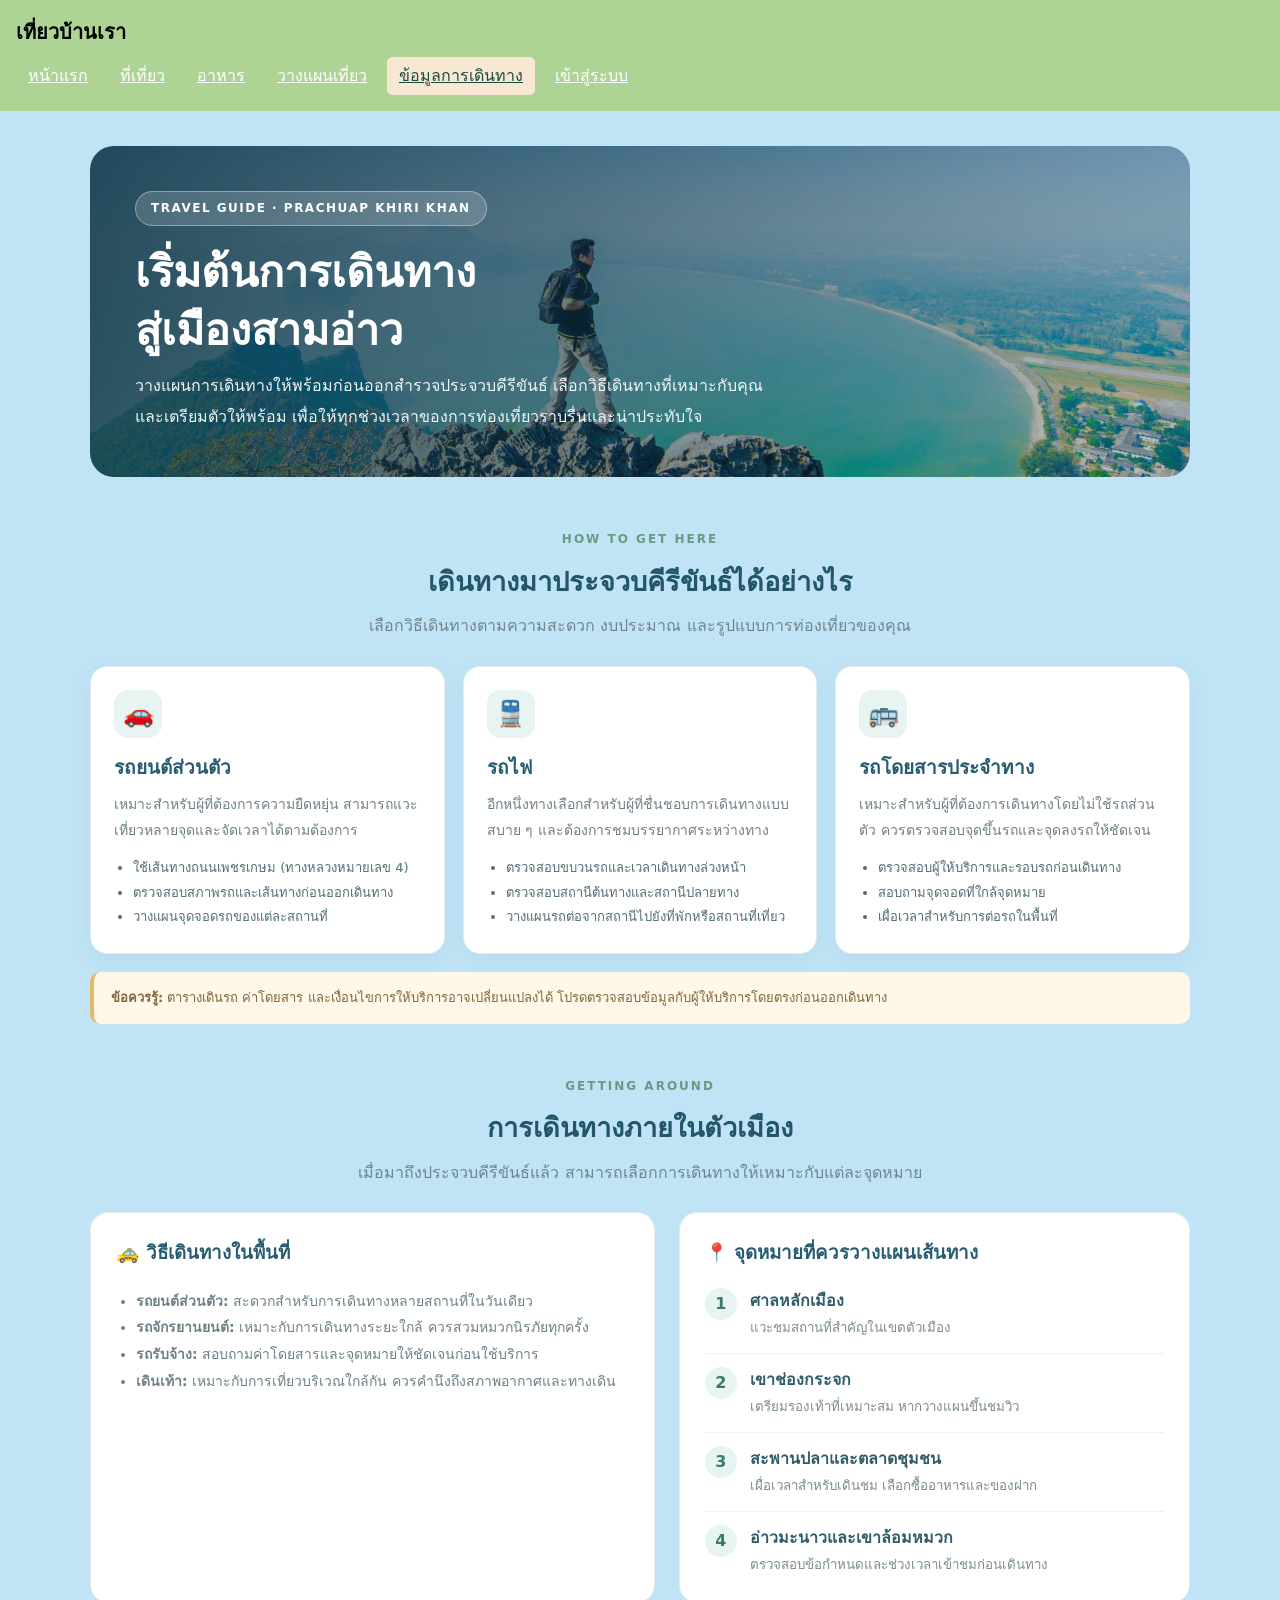
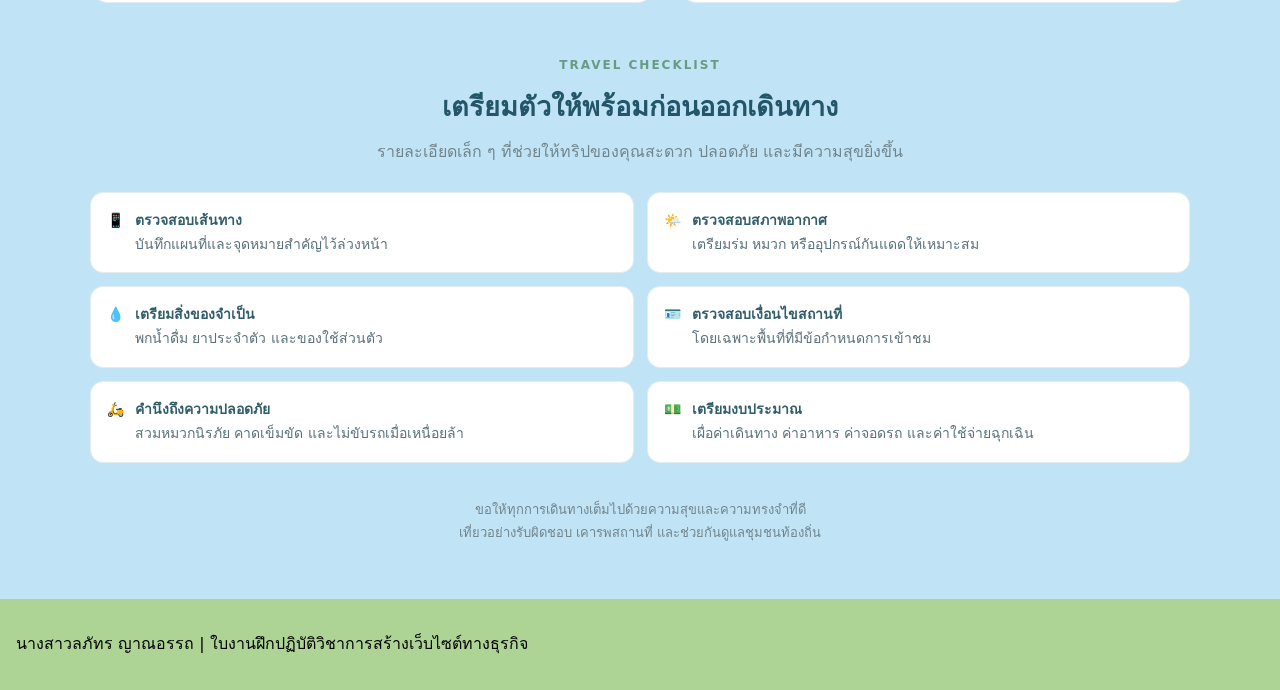
<file: travel.html>
<!DOCTYPE html>
<html lang="th">
<head>
<meta charset="UTF-8">
<meta name="viewport" content="width=device-width, initial-scale=1.0">
<title>ข้อมูลการเดินทาง | เที่ยวบ้านเรา</title>
<link rel="stylesheet" href="style.css">

<style>
/* ===== TRAVEL INFORMATION PAGE ===== */
.travel-page {
    width: min(1100px, 92%);
    margin: 35px auto 55px;
    color: #294b5a;
}
.travel-hero {
    position: relative;
    overflow: hidden;
    min-height: 310px;
    display: flex;
    align-items: center;
    border-radius: 24px;
    background: linear-gradient(110deg, rgba(13,55,73,.88), rgba(13,55,73,.25)),
                url("images/KLM.jpg") center 45% / cover no-repeat;
    padding: 45px;
    color: #fff;
}
.travel-hero-content { max-width: 650px; }
.travel-eyebrow {
    display: inline-block;
    background: rgba(255,255,255,.17);
    border: 1px solid rgba(255,255,255,.35);
    padding: 7px 15px;
    border-radius: 30px;
    font-size: 12px;
    letter-spacing: 1.5px;
    font-weight: bold;
}
.travel-hero h1 {
    color: #fff;
    font-size: clamp(28px, 4vw, 43px);
    line-height: 1.35;
    margin: 17px 0 12px;
}
.travel-hero p {
    color: #f1f7f8;
    line-height: 1.9;
    margin: 0;
}
.travel-section { margin-top: 48px; }
.travel-section-heading { text-align: center; margin-bottom: 25px; }
.travel-section-heading span {
    color: #679b83;
    font-size: 12px;
    font-weight: bold;
    letter-spacing: 2px;
}
.travel-section-heading h2 {
    color: #24566a;
    font-size: 27px;
    margin: 8px 0;
}
.travel-section-heading p {
    color: #71848b;
    margin: 0;
    line-height: 1.8;
}
.travel-mode-grid {
    display: grid;
    grid-template-columns: repeat(3, minmax(0,1fr));
    gap: 18px;
}
.travel-mode-card {
    background: #fff;
    border: 1px solid #e3edf0;
    border-radius: 17px;
    padding: 23px;
    box-shadow: 0 7px 22px rgba(42,83,98,.06);
}
.travel-mode-icon {
    width: 48px;
    height: 48px;
    display: grid;
    place-items: center;
    border-radius: 14px;
    background: #e8f4f2;
    font-size: 25px;
    margin-bottom: 14px;
}
.travel-mode-card h3 { color: #285c70; margin: 0 0 9px; font-size: 19px; }
.travel-mode-card p {
    color: #6e8087;
    font-size: 14px;
    line-height: 1.85;
    margin: 0 0 12px;
}
.travel-mode-card ul {
    padding-left: 19px;
    margin: 0;
    color: #526d75;
    font-size: 13px;
    line-height: 1.9;
}
.travel-note {
    background: #fff7e8;
    border-left: 4px solid #e5b96c;
    border-radius: 10px;
    padding: 14px 17px;
    color: #80663d;
    font-size: 13px;
    line-height: 1.8;
    margin-top: 18px;
}
.local-travel {
    display: grid;
    grid-template-columns: 1.05fr .95fr;
    gap: 24px;
    align-items: stretch;
}
.local-travel-panel {
    background: #fff;
    border: 1px solid #e2edf0;
    border-radius: 18px;
    padding: 25px;
}
.local-travel-panel h3 { color: #285c70; margin-top: 0; }
.local-travel-panel p, .local-travel-panel li {
    color: #6d8087;
    font-size: 14px;
    line-height: 1.9;
}
.local-travel-panel ul { padding-left: 20px; }
.travel-route-list { display: grid; gap: 13px; }
.travel-route-item {
    display: flex;
    gap: 13px;
    align-items: flex-start;
    padding-bottom: 13px;
    border-bottom: 1px solid #edf1f1;
}
.travel-route-item:last-child { border-bottom: 0; padding-bottom: 0; }
.travel-route-number {
    flex: 0 0 32px;
    height: 32px;
    display: grid;
    place-items: center;
    border-radius: 50%;
    background: #e8f4f2;
    color: #397b69;
    font-weight: bold;
}
.travel-route-item strong { color: #315d6b; display: block; }
.travel-route-item small { color: #7b8d91; line-height: 1.7; display: block; margin-top: 3px; }
.travel-check-grid {
    display: grid;
    grid-template-columns: repeat(2, minmax(0,1fr));
    gap: 13px;
}
.travel-check {
    display: flex;
    gap: 11px;
    background: #fff;
    border: 1px solid #e3edf0;
    border-radius: 13px;
    padding: 16px;
    color: #58717a;
    font-size: 14px;
    line-height: 1.7;
}
.travel-check b { color: #315d6b; display: block; }
.travel-footer-note {
    text-align: center;
    margin-top: 35px;
    color: #71848b;
    font-size: 13px;
    line-height: 1.8;
}
@media(max-width:760px) {
    .travel-hero { padding: 28px 23px; min-height: 290px; }
    .travel-mode-grid { grid-template-columns: 1fr; }
    .local-travel { grid-template-columns: 1fr; }
    .travel-check-grid { grid-template-columns: 1fr; }
    .travel-section-heading h2 { font-size: 23px; }
}
</style>
</head>

<body>

<header>
    <p class="site-name">เที่ยวบ้านเรา</p>
    <nav aria-label="เมนูหลัก">
        <ul>
            <li><a href="index.html">หน้าแรก</a></li>
            <li><a href="places.html">ที่เที่ยว</a></li>
            <li><a href="food.html">อาหาร</a></li>
            <li><a href="plan.html">วางแผนเที่ยว</a></li>
            <li><a href="travel.html" aria-current="page">ข้อมูลการเดินทาง</a></li>
            <li><a href="login.html">เข้าสู่ระบบ</a></li>
        </ul>
    </nav>
</header>

<main class="travel-page">

    <section class="travel-hero">
        <div class="travel-hero-content">
            <span class="travel-eyebrow">TRAVEL GUIDE · PRACHUAP KHIRI KHAN</span>
            <h1>เริ่มต้นการเดินทาง<br>สู่เมืองสามอ่าว</h1>
            <p>
                วางแผนการเดินทางให้พร้อมก่อนออกสำรวจประจวบคีรีขันธ์
                เลือกวิธีเดินทางที่เหมาะกับคุณ และเตรียมตัวให้พร้อม
                เพื่อให้ทุกช่วงเวลาของการท่องเที่ยวราบรื่นและน่าประทับใจ
            </p>
        </div>
    </section>

    <section class="travel-section">
        <div class="travel-section-heading">
            <span>HOW TO GET HERE</span>
            <h2>เดินทางมาประจวบคีรีขันธ์ได้อย่างไร</h2>
            <p>เลือกวิธีเดินทางตามความสะดวก งบประมาณ และรูปแบบการท่องเที่ยวของคุณ</p>
        </div>

        <div class="travel-mode-grid">

            <article class="travel-mode-card">
                <div class="travel-mode-icon">🚗</div>
                <h3>รถยนต์ส่วนตัว</h3>
                <p>
                    เหมาะสำหรับผู้ที่ต้องการความยืดหยุ่น
                    สามารถแวะเที่ยวหลายจุดและจัดเวลาได้ตามต้องการ
                </p>
                <ul>
                    <li>ใช้เส้นทางถนนเพชรเกษม (ทางหลวงหมายเลข 4)</li>
                    <li>ตรวจสอบสภาพรถและเส้นทางก่อนออกเดินทาง</li>
                    <li>วางแผนจุดจอดรถของแต่ละสถานที่</li>
                </ul>
            </article>

            <article class="travel-mode-card">
                <div class="travel-mode-icon">🚆</div>
                <h3>รถไฟ</h3>
                <p>
                    อีกหนึ่งทางเลือกสำหรับผู้ที่ชื่นชอบการเดินทางแบบสบาย ๆ
                    และต้องการชมบรรยากาศระหว่างทาง
                </p>
                <ul>
                    <li>ตรวจสอบขบวนรถและเวลาเดินทางล่วงหน้า</li>
                    <li>ตรวจสอบสถานีต้นทางและสถานีปลายทาง</li>
                    <li>วางแผนรถต่อจากสถานีไปยังที่พักหรือสถานที่เที่ยว</li>
                </ul>
            </article>

            <article class="travel-mode-card">
                <div class="travel-mode-icon">🚌</div>
                <h3>รถโดยสารประจำทาง</h3>
                <p>
                    เหมาะสำหรับผู้ที่ต้องการเดินทางโดยไม่ใช้รถส่วนตัว
                    ควรตรวจสอบจุดขึ้นรถและจุดลงรถให้ชัดเจน
                </p>
                <ul>
                    <li>ตรวจสอบผู้ให้บริการและรอบรถก่อนเดินทาง</li>
                    <li>สอบถามจุดจอดที่ใกล้จุดหมาย</li>
                    <li>เผื่อเวลาสำหรับการต่อรถในพื้นที่</li>
                </ul>
            </article>

        </div>

        <div class="travel-note">
            <strong>ข้อควรรู้:</strong>
            ตารางเดินรถ ค่าโดยสาร และเงื่อนไขการให้บริการอาจเปลี่ยนแปลงได้
            โปรดตรวจสอบข้อมูลกับผู้ให้บริการโดยตรงก่อนออกเดินทาง
        </div>
    </section>

    <section class="travel-section">
        <div class="travel-section-heading">
            <span>GETTING AROUND</span>
            <h2>การเดินทางภายในตัวเมือง</h2>
            <p>เมื่อมาถึงประจวบคีรีขันธ์แล้ว สามารถเลือกการเดินทางให้เหมาะกับแต่ละจุดหมาย</p>
        </div>

        <div class="local-travel">
            <div class="local-travel-panel">
                <h3>🚕 วิธีเดินทางในพื้นที่</h3>
                <ul>
                    <li><strong>รถยนต์ส่วนตัว:</strong> สะดวกสำหรับการเดินทางหลายสถานที่ในวันเดียว</li>
                    <li><strong>รถจักรยานยนต์:</strong> เหมาะกับการเดินทางระยะใกล้ ควรสวมหมวกนิรภัยทุกครั้ง</li>
                    <li><strong>รถรับจ้าง:</strong> สอบถามค่าโดยสารและจุดหมายให้ชัดเจนก่อนใช้บริการ</li>
                    <li><strong>เดินเท้า:</strong> เหมาะกับการเที่ยวบริเวณใกล้กัน ควรคำนึงถึงสภาพอากาศและทางเดิน</li>
                </ul>
            </div>

            <div class="local-travel-panel">
                <h3>📍 จุดหมายที่ควรวางแผนเส้นทาง</h3>
                <div class="travel-route-list">
                    <div class="travel-route-item">
                        <span class="travel-route-number">1</span>
                        <div><strong>ศาลหลักเมือง</strong><small>แวะชมสถานที่สำคัญในเขตตัวเมือง</small></div>
                    </div>
                    <div class="travel-route-item">
                        <span class="travel-route-number">2</span>
                        <div><strong>เขาช่องกระจก</strong><small>เตรียมรองเท้าที่เหมาะสม หากวางแผนขึ้นชมวิว</small></div>
                    </div>
                    <div class="travel-route-item">
                        <span class="travel-route-number">3</span>
                        <div><strong>สะพานปลาและตลาดชุมชน</strong><small>เผื่อเวลาสำหรับเดินชม เลือกซื้ออาหารและของฝาก</small></div>
                    </div>
                    <div class="travel-route-item">
                        <span class="travel-route-number">4</span>
                        <div><strong>อ่าวมะนาวและเขาล้อมหมวก</strong><small>ตรวจสอบข้อกำหนดและช่วงเวลาเข้าชมก่อนเดินทาง</small></div>
                    </div>
                </div>
            </div>
        </div>
    </section>

    <section class="travel-section">
        <div class="travel-section-heading">
            <span>TRAVEL CHECKLIST</span>
            <h2>เตรียมตัวให้พร้อมก่อนออกเดินทาง</h2>
            <p>รายละเอียดเล็ก ๆ ที่ช่วยให้ทริปของคุณสะดวก ปลอดภัย และมีความสุขยิ่งขึ้น</p>
        </div>

        <div class="travel-check-grid">
            <div class="travel-check">
                <span>📱</span>
                <div><b>ตรวจสอบเส้นทาง</b>บันทึกแผนที่และจุดหมายสำคัญไว้ล่วงหน้า</div>
            </div>
            <div class="travel-check">
                <span>🌤️</span>
                <div><b>ตรวจสอบสภาพอากาศ</b>เตรียมร่ม หมวก หรืออุปกรณ์กันแดดให้เหมาะสม</div>
            </div>
            <div class="travel-check">
                <span>💧</span>
                <div><b>เตรียมสิ่งของจำเป็น</b>พกน้ำดื่ม ยาประจำตัว และของใช้ส่วนตัว</div>
            </div>
            <div class="travel-check">
                <span>🪪</span>
                <div><b>ตรวจสอบเงื่อนไขสถานที่</b>โดยเฉพาะพื้นที่ที่มีข้อกำหนดการเข้าชม</div>
            </div>
            <div class="travel-check">
                <span>🛵</span>
                <div><b>คำนึงถึงความปลอดภัย</b>สวมหมวกนิรภัย คาดเข็มขัด และไม่ขับรถเมื่อเหนื่อยล้า</div>
            </div>
            <div class="travel-check">
                <span>💵</span>
                <div><b>เตรียมงบประมาณ</b>เผื่อค่าเดินทาง ค่าอาหาร ค่าจอดรถ และค่าใช้จ่ายฉุกเฉิน</div>
            </div>
        </div>
    </section>

    <p class="travel-footer-note">
        ขอให้ทุกการเดินทางเต็มไปด้วยความสุขและความทรงจำที่ดี<br>
        เที่ยวอย่างรับผิดชอบ เคารพสถานที่ และช่วยกันดูแลชุมชนท้องถิ่น
    </p>

</main>

<footer>
    <p>นางสาวลภัทร ญาณอรรถ | ใบงานฝึกปฏิบัติวิชาการสร้างเว็บไซต์ทางธุรกิจ</p>
</footer>

</body>
</html>
</file>
<file: style.css>
* {
    box-sizing: border-box;
}

body {
    margin: 0;
    font-family: system-ui, sans-serif;
    line-height: 1.65;
    color: #212121;
    background: #C0E4F6;
}

header, footer {
    padding: 1rem;
    color: #000000;
    background: #ADD495;
}

.site-name {
    margin: 0 0 0.5rem;
    font-size: 1.25rem;
    font-weight: bold;
}

nav ul {
    display: flex;
    flex-wrap: wrap;
    gap: 0.5rem;
    margin: 0;
    padding: 0;
    list-style: none;
}

nav a {
    display: block;
    padding: 0.35rem 0.75rem;
    color: #ffffff;
    border-radius: 0.35rem;
}

nav a:hover, nav a[aria-current="page"] {
    background: #F8E8D3;
    color: #174c3c;
}

a:focus-visible {
    outline: 3px solid #c67400;
    outline-offset: 3px;
}

main {
    width: min(92%, 56rem);
    margin: 2rem auto;
}

.card {
    margin: 1rem 0;
    padding: 1rem;
    border: 1px solid #d1e2d7;
    border-radius: 0.75rem;
    background: #FFF3D7;
}

img {
    display: block;
    max-width: 100%;
    height: auto;
    border-radius: 0.5rem;
}

.button {
    display: inline-block;
    padding: 0.6rem 1rem;
    border-radius: 0.35rem;
    background: #FFBFC5;
    color: white;
    text-decoration: none;
}

/* ===== LOGIN PAGE ===== */

body:has(.login-container) {
    background-color: #f3f7f4;
    min-height: 100vh;
    display: flex;
    justify-content: center;
    align-items: center;
}

.login-container {
    width: 420px;
    max-width: 90%;
    background: white;
    padding: 30px;
    border-radius: 12px;
    box-shadow: 0 3px 15px rgba(0,0,0,0.08);
}

.login-container h2 {
    text-align: center;
    color: #204b3e;
    margin-bottom: 15px;
}

.login-container .subtitle {
    text-align: center;
    color: #999;
    font-size: 12px;
    margin-bottom: 25px;
}

.login-container label {
    display: block;
    font-size: 13px;
    font-weight: bold;
    margin-bottom: 7px;
    color: #333;
}

.login-container input,
.login-container select {
    width: 100%;
    padding: 12px;
    border: 1px solid #ddd;
    border-radius: 5px;
    outline: none;
    margin-bottom: 17px;
    font-size: 13px;
}

.login-container .password-box {
    display: flex;
    gap: 7px;
}

.login-container .password-box input {
    flex: 1;
    min-width: 0;
}

.login-container .password-box button {
    height: 40px;
    padding: 0 15px;
    background: #204b3e;
    color: white;
    border: none;
    border-radius: 5px;
    cursor: pointer;
}

.login-container .login-btn {
    width: 100%;
    padding: 13px;
    margin-top: 10px;
    background: #204b3e;
    color: white;
    border: none;
    border-radius: 5px;
    font-size: 14px;
    cursor: pointer;
}

.login-container .login-btn:hover,
.login-container .password-box button:hover {
    background: #16382e;
}


/* ===== หน้าแรก ===== */

.home-page {
    text-align: center;
}

.home-page h1 {
    text-align: center;
    color: #204b3e;
    margin-bottom: 15px;
}

.home-subtitle {
    color: #204b3e;
    font-size: 18px;
    margin-bottom: 15px;
}

.home-image {
    width: 100%;
    margin: 20px auto;
}

.home-image img {
    width: 100%;
    height: 320px;
    object-fit: cover;
    border-radius: 8px;
}

.home-page > p {
    text-align: left;
    margin-top: 20px;
}

footer {
    margin-top: 20px;
}

/* ===== ระบบสไลด์ภาพหน้าแรก ===== */

.home-page {
    text-align: center;
}

.home-subtitle {
    color: #204b3e;
    margin-bottom: 15px;
}

.slider {
    position: relative;
    width: 100%;
    height: 320px;
    overflow: hidden;
    border-radius: 8px;
}

.slides {
    display: flex;
    width: 100%;
    height: 100%;
    transition: transform 0.3s ease-in-out;
}

.slides img {
    width: 100%;
    min-width: 100%;
    height: 100%;
    object-fit: cover;
    border-radius: 0;
    flex-shrink: 0;
}

.slider button {
    position: absolute;
    top: 50%;
    transform: translateY(-50%);
    padding: 12px;
    background: rgba(0,0,0,0.4);
    color: white;
    border: none;
    cursor: pointer;
    border-radius: 5px;
}

.slider button:hover {
    background: rgba(0,0,0,0.7);
}

.prev {
    left: 10px;
}

.next {
    right: 10px;
}

.dots {
    text-align: center;
    margin: 12px 0;
}

.dots span {
    display: inline-block;
    width: 10px;
    height: 10px;
    background: #ccc;
    border-radius: 50%;
    margin: 0 4px;
    cursor: pointer;
}

.dots span.active {
    background: #204b3e;
}
.slider {
    position: relative;
    width: 100%;
    height: 320px;
    overflow: hidden;
}

.slides {
    display: flex;
    width: 100%;
    height: 100%;
    transition: transform 0.6s ease;
}

.slides img {
    width: 100%;
    min-width: 100%;
    height: 100%;
    flex-shrink: 0;
    object-fit: cover;
}

.dots span {
    display: inline-block;
    width: 10px;
    height: 10px;
    margin: 10px 4px;
    border-radius: 50%;
    background: #ccc;
    cursor: pointer;
}

.dots span.active {
    background: #204b3e;
}

/* ===== COMMUNITY SECTION ===== */

.community-section {
    margin: 55px 0;
}

.community-label {
    display: inline-block;
    color: #26869a;
    font-size: 13px;
    font-weight: bold;
    letter-spacing: 2px;
    margin-bottom: 8px;
}

.community-grid {
    display: grid;
    grid-template-columns: repeat(2, minmax(0, 1fr));
    gap: 25px;
}

.community-card {
    overflow: hidden;
    background: #fff;
    border-radius: 16px;
    border: 1px solid #e4edf0;
    box-shadow: 0 5px 20px rgba(35, 85, 100, 0.10);
    transition: 0.3s;
}

.community-card:hover {
    transform: translateY(-5px);
    box-shadow: 0 10px 25px rgba(35, 85, 100, 0.17);
}

.community-card img {
    width: 100%;
    height: 270px;
    object-fit: cover;
    border-radius: 0;
}

.community-content {
    padding: 23px;
}

.community-category {
    color: #26869a;
    font-size: 12px;
    font-weight: bold;
    letter-spacing: 1px;
}

.community-content h3 {
    color: #174c60;
    font-size: 23px;
    margin: 8px 0 12px;
}

.community-content > p {
    color: #586970;
    line-height: 1.9;
}

.community-highlight {
    background: #f0f8f3;
    border-left: 4px solid #7dbb91;
    padding: 14px 17px;
    margin-top: 18px;
    border-radius: 8px;
    color: #416957;
    line-height: 1.8;
}

.community-highlight p {
    margin: 3px 0;
    font-size: 14px;
}

@media (max-width: 700px) {
    .community-grid {
        grid-template-columns: 1fr;
    }

    .community-card img {
        height: 230px;
    }
}
</file>
